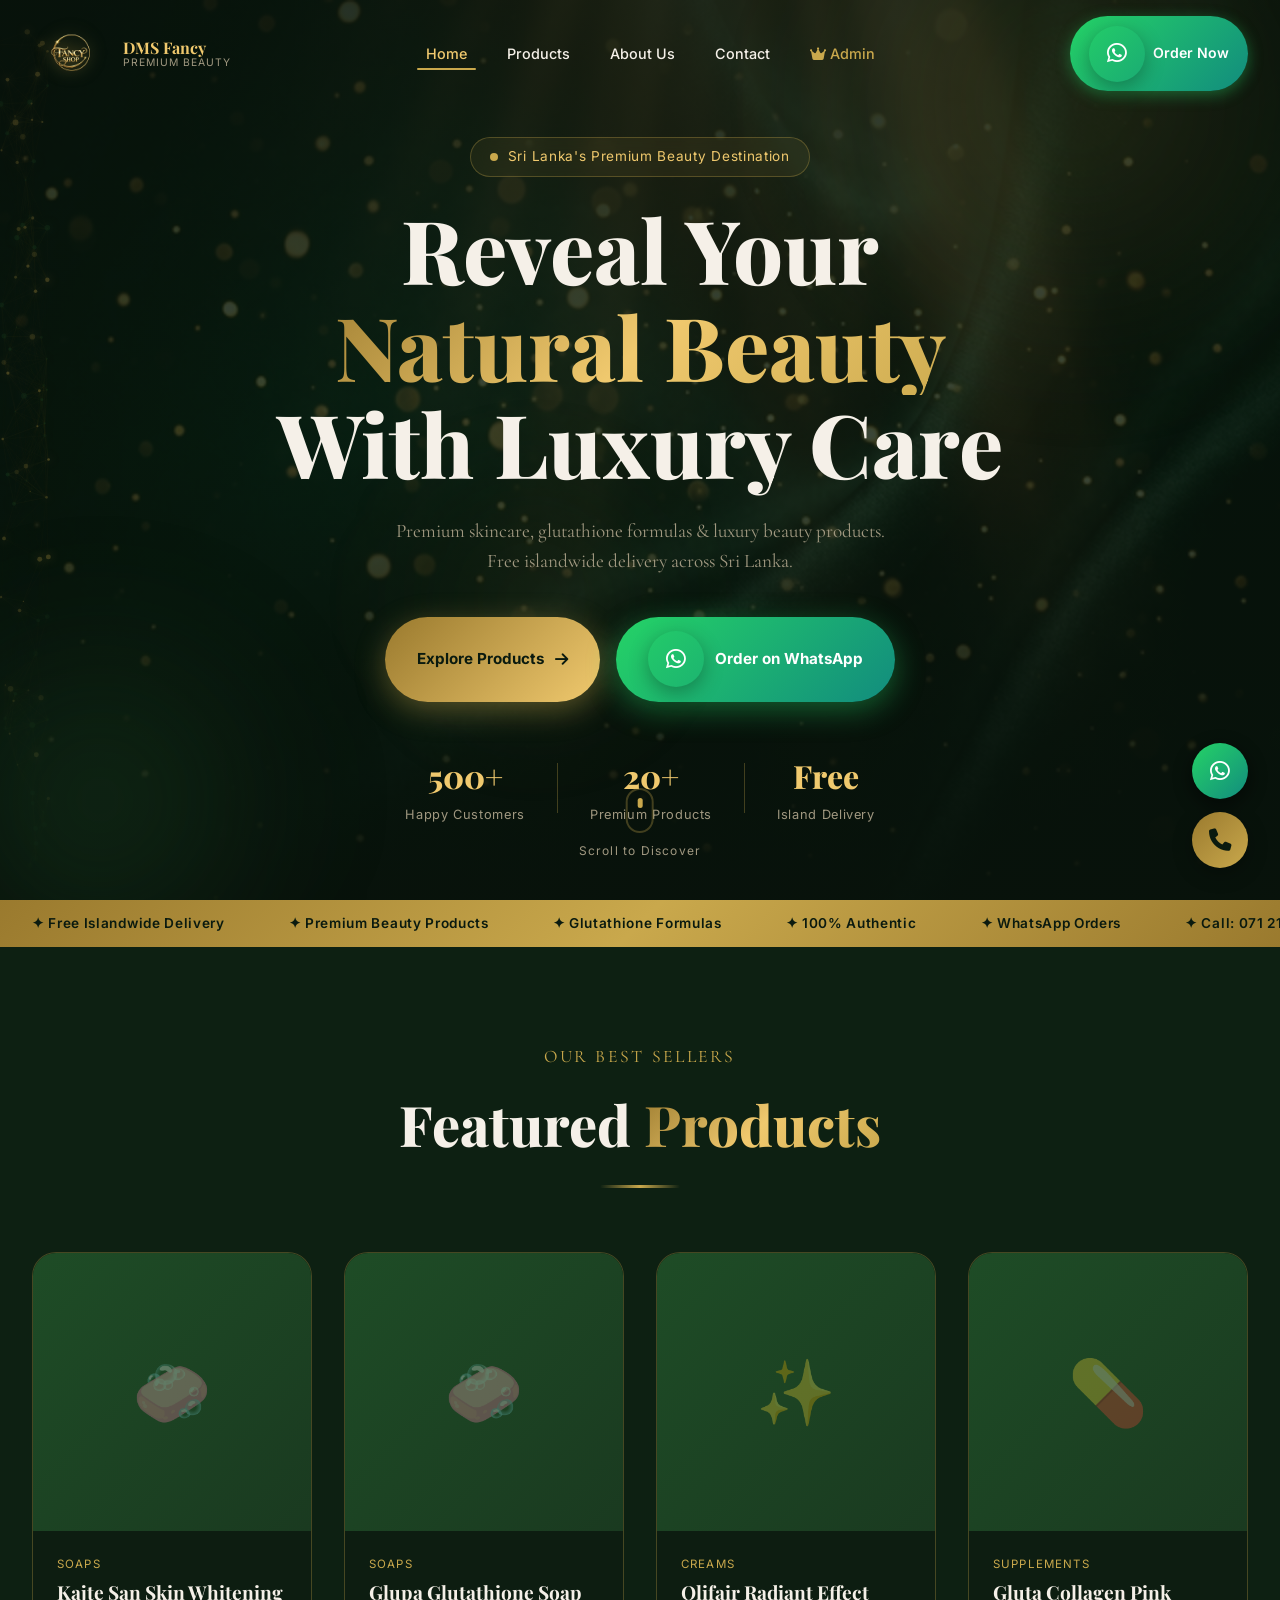
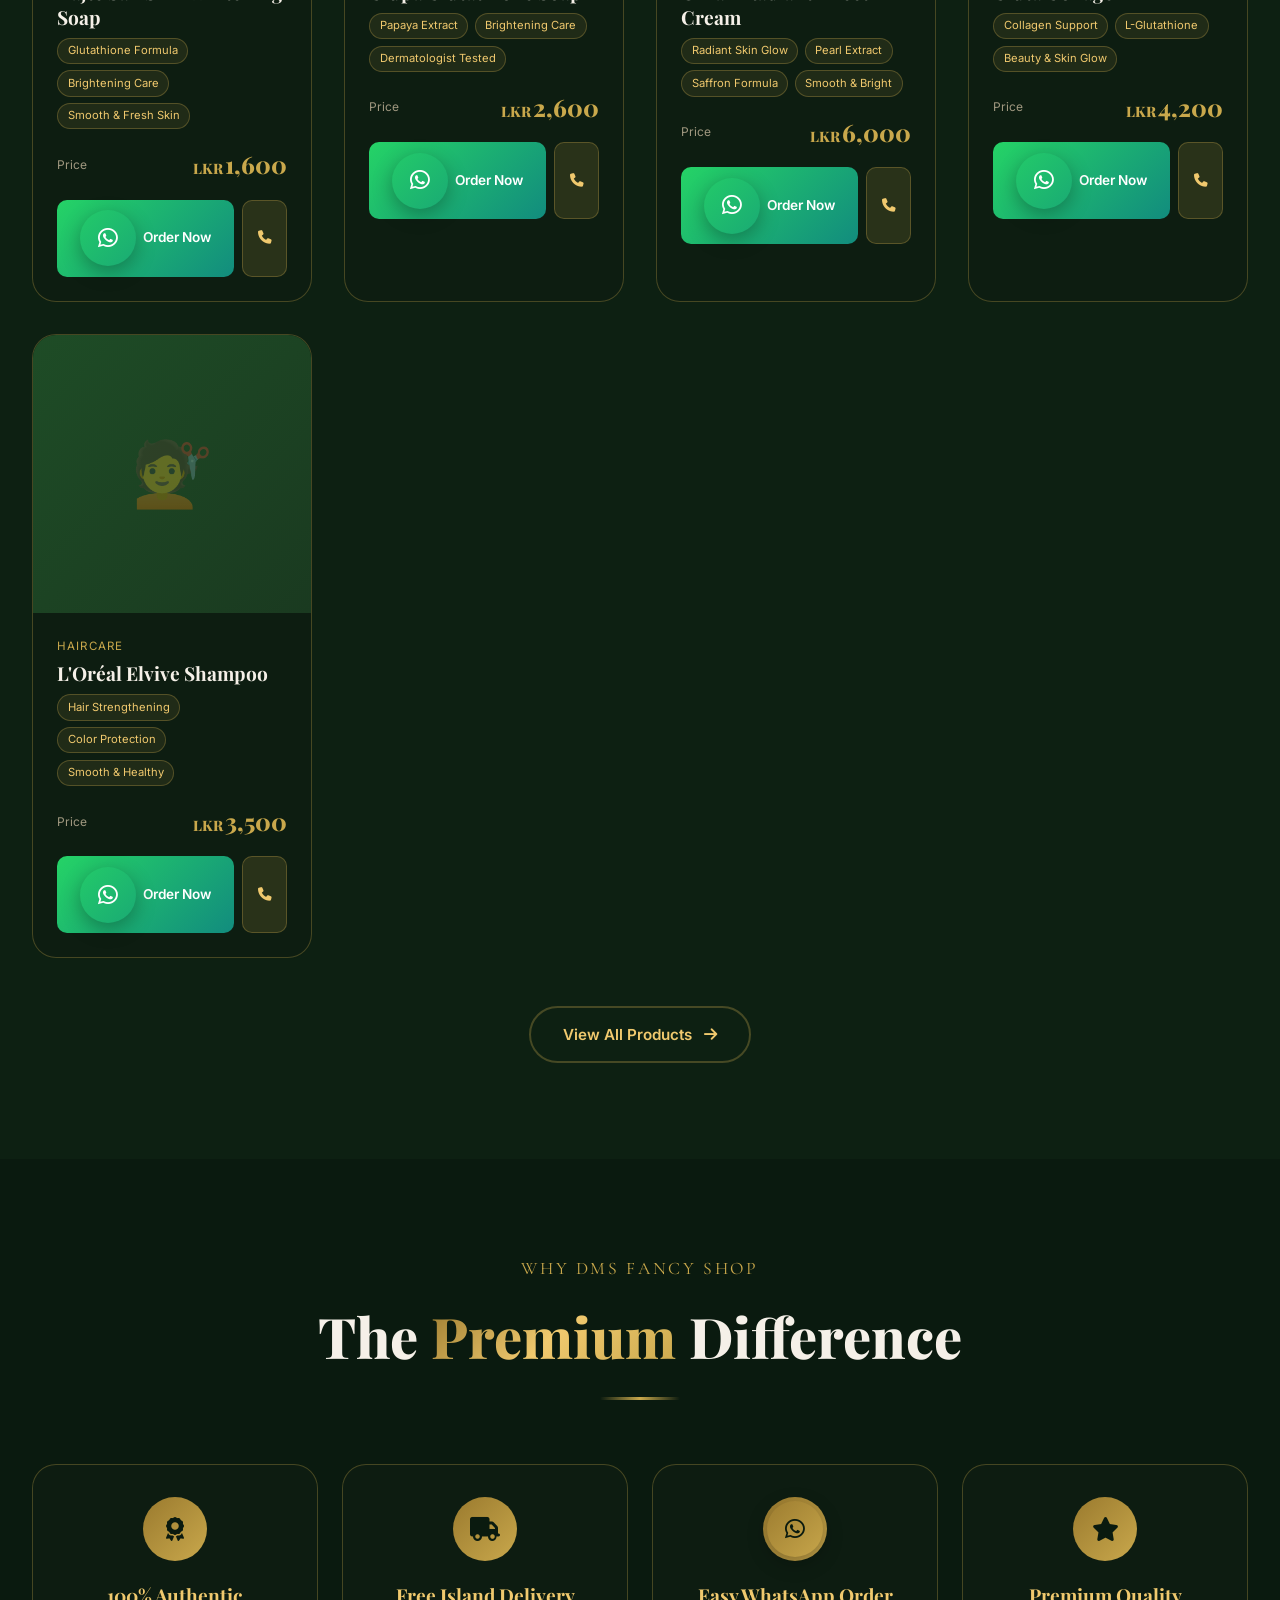
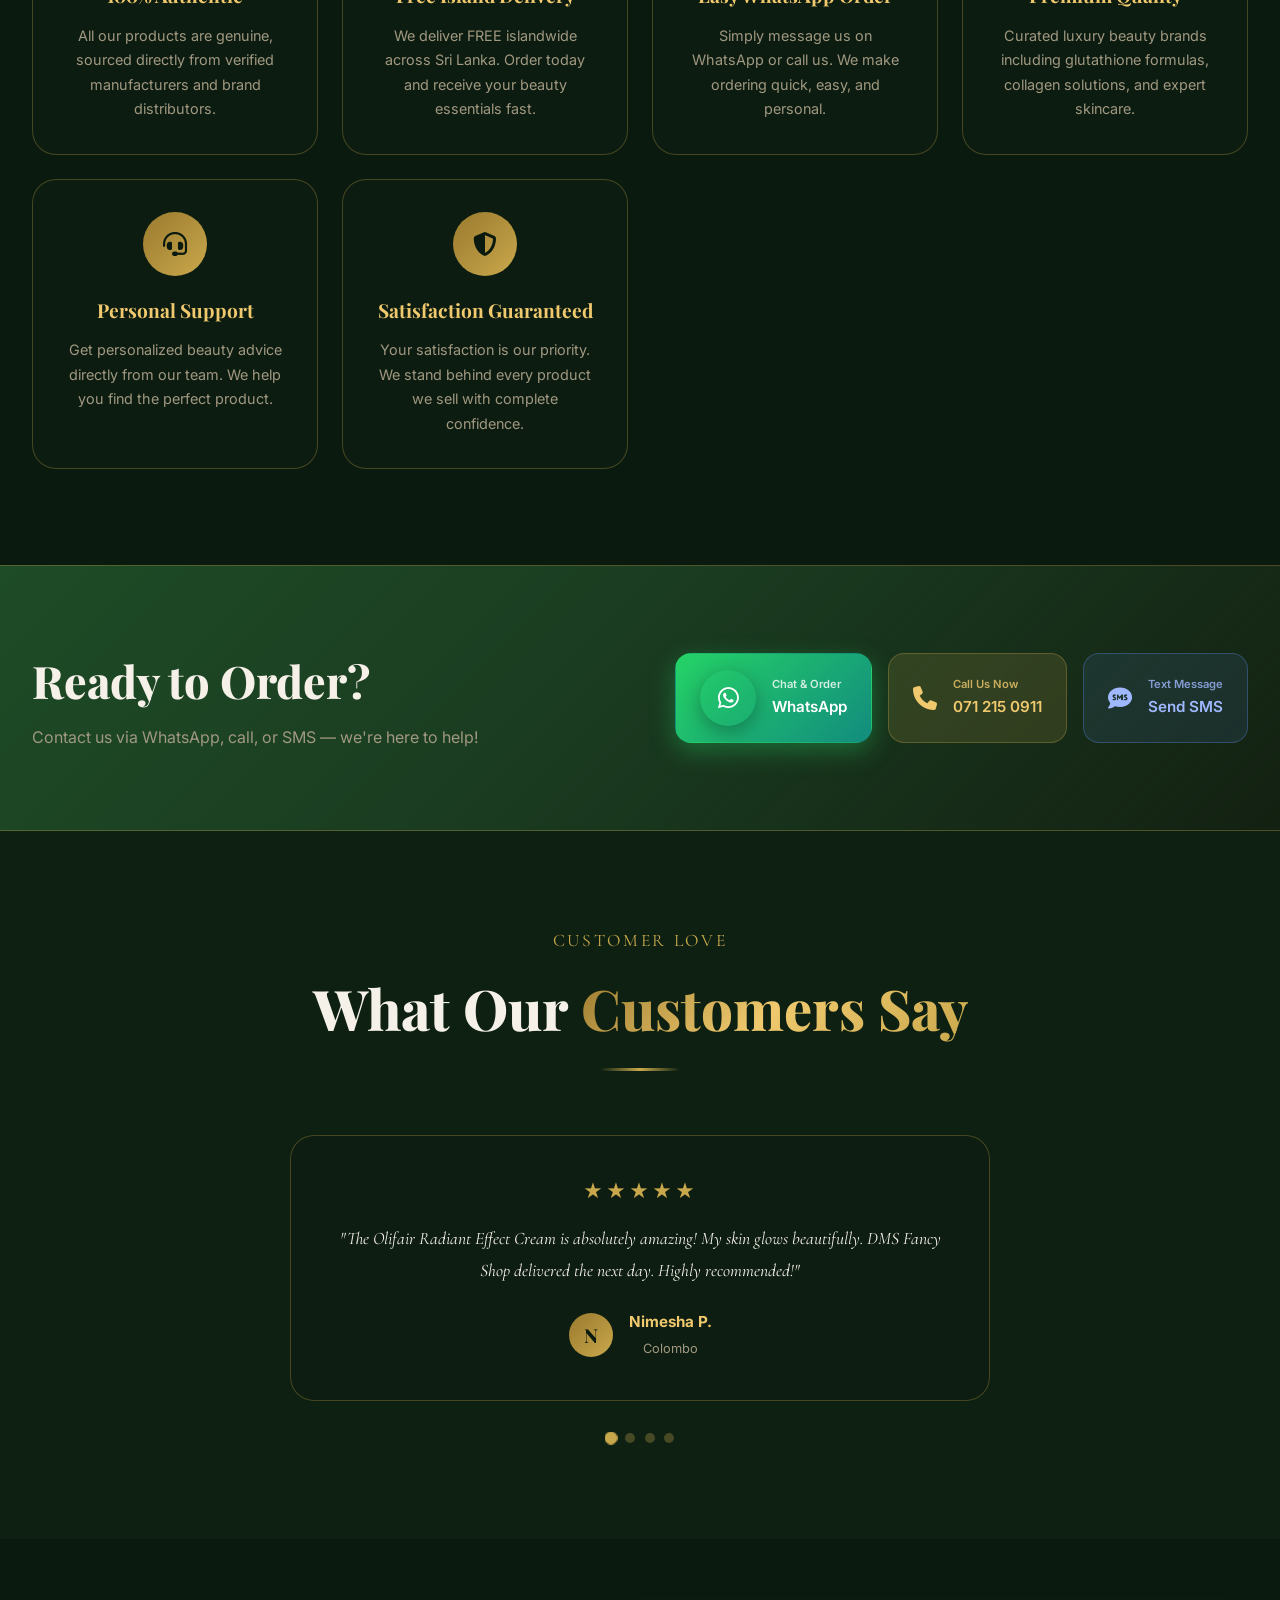
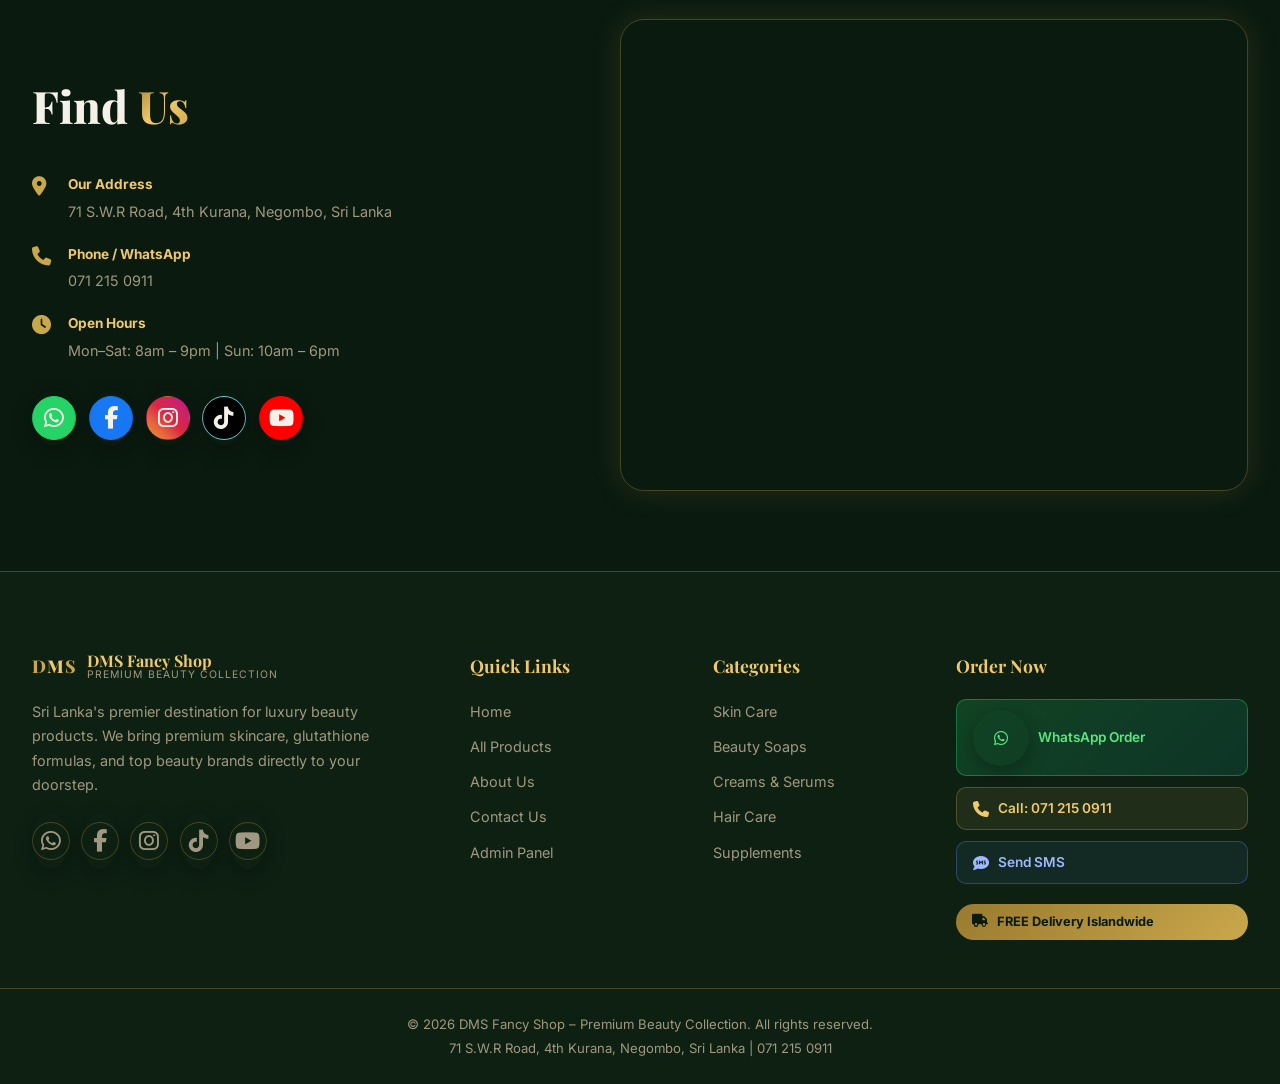
<file: index.html>
<!DOCTYPE html>
<html lang="en">

<head>
    <meta charset="UTF-8" />
    <meta name="viewport" content="width=device-width, initial-scale=1.0" />
    <title>DMS Fancy Shop – Premium Beauty Collection | Sri Lanka</title>
    <meta name="description"
        content="DMS Fancy Shop offers premium beauty products including skin whitening soaps, glutathione creams, collagen supplements, and luxury hair care. Free islandwide delivery in Sri Lanka. Call/WhatsApp: 071 215 0911." />
    <meta name="keywords"
        content="DMS Fancy Shop, premium beauty, skin whitening, glutathione soap, Negombo, Sri Lanka, beauty products" />
    <meta property="og:title" content="DMS Fancy Shop – Premium Beauty Collection" />
    <meta property="og:description"
        content="Premium beauty products with free islandwide delivery. Order via WhatsApp or call 071 215 0911." />
    <meta property="og:type" content="website" />
    <link rel="preconnect" href="https://fonts.googleapis.com" />
    <link rel="preconnect" href="https://fonts.gstatic.com" crossorigin />
    <link
        href="https://fonts.googleapis.com/css2?family=Playfair+Display:wght@400;500;600;700;800&family=Inter:wght@300;400;500;600;700&family=Cormorant+Garamond:ital,wght@0,300;0,400;0,600;1,400&display=swap"
        rel="stylesheet" />
    <link rel="stylesheet" href="https://cdnjs.cloudflare.com/ajax/libs/font-awesome/6.5.0/css/all.min.css" />
    <link rel="stylesheet" href="style.css" />
</head>

<body>

    <!-- ===== LOADING SCREEN ===== -->
    <div id="loading-screen">
        <div class="loader-content">
            <div class="loader-logo">
                <span class="logo-d">D</span><span class="logo-m">M</span><span class="logo-s">S</span>
            </div>
            <div class="loader-tagline">Premium Beauty Collection</div>
            <div class="loader-bar-wrap">
                <div class="loader-bar"></div>
            </div>
        </div>
        <div class="loader-particles" id="loaderParticles"></div>
    </div>

    <!-- ===== NAVIGATION ===== -->
    <nav id="navbar" class="navbar">
        <div class="nav-container">
            <a href="index.html" class="nav-logo">
                <img src="logo.png" alt="DMS Fancy Shop Logo" class="logo-img"
                    onerror="this.style.display='none';this.nextElementSibling.style.display='flex'">
                <div class="logo-icon" style="display:none">
                    <span>D</span><span>M</span><span>S</span>
                </div>
                <div class="logo-text">
                    <span class="logo-brand">DMS Fancy</span>
                    <span class="logo-sub">Premium Beauty</span>
                </div>
            </a>
            <ul class="nav-links" id="navLinks">
                <li><a href="index.html" class="nav-link active">Home</a></li>
                <li><a href="products.html" class="nav-link">Products</a></li>
                <li><a href="about.html" class="nav-link">About Us</a></li>
                <li><a href="contact.html" class="nav-link">Contact</a></li>
                <li><a href="admin.html" class="nav-link admin-link"><i class="fas fa-crown"></i> Admin</a></li>
            </ul>
            <div class="nav-actions">
                <a href="https://wa.me/94712150911" target="_blank" class="btn-whatsapp-nav">
                    <i class="fab fa-whatsapp"></i> Order Now
                </a>
                <button class="nav-hamburger" id="navHamburger" aria-label="Menu">
                    <span></span><span></span><span></span>
                </button>
            </div>
        </div>
        <div class="mobile-menu" id="mobileMenu">
            <a href="index.html" class="mobile-nav-link active">Home</a>
            <a href="products.html" class="mobile-nav-link">Products</a>
            <a href="about.html" class="mobile-nav-link">About Us</a>
            <a href="contact.html" class="mobile-nav-link">Contact</a>
            <a href="admin.html" class="mobile-nav-link">Admin Panel</a>
            <a href="https://wa.me/94712150911" target="_blank" class="mobile-nav-link mobile-order">
                <i class="fab fa-whatsapp"></i> Order via WhatsApp
            </a>
        </div>
    </nav>

    <!-- ===== HERO SECTION ===== -->
    <section id="hero" class="hero-section">
        <div class="hero-canvas-wrap">
            <canvas id="heroCanvas"></canvas>
        </div>
        <div class="hero-bg" style="background-image: url('hero_bg.png')"></div>
        <div class="hero-overlay"></div>

        <!-- 3D Floating orbs -->
        <div class="orb orb-1"></div>
        <div class="orb orb-2"></div>
        <div class="orb orb-3"></div>

        <div class="hero-content">
            <div class="hero-badge">
                <span class="badge-dot"></span>
                <span>Sri Lanka's Premium Beauty Destination</span>
            </div>
            <h1 class="hero-title">
                <span class="title-line">Reveal Your</span>
                <span class="title-line gradient-text">Natural Beauty</span>
                <span class="title-line">With Luxury Care</span>
            </h1>
            <p class="hero-desc">
                Premium skincare, glutathione formulas & luxury beauty products.<br />
                Free islandwide delivery across Sri Lanka.
            </p>
            <div class="hero-ctas">
                <a href="products.html" class="btn-primary">
                    <span>Explore Products</span>
                    <i class="fas fa-arrow-right"></i>
                </a>
                <a href="https://wa.me/94712150911?text=Hello%20DMS%20Fancy%20Shop%2C%20I%20would%20like%20to%20order%20a%20product."
                    target="_blank" class="btn-whatsapp">
                    <i class="fab fa-whatsapp"></i>
                    <span>Order on WhatsApp</span>
                </a>
            </div>
            <div class="hero-stats">
                <div class="stat-item">
                    <span class="stat-num">500+</span>
                    <span class="stat-label">Happy Customers</span>
                </div>
                <div class="stat-divider"></div>
                <div class="stat-item">
                    <span class="stat-num">20+</span>
                    <span class="stat-label">Premium Products</span>
                </div>
                <div class="stat-divider"></div>
                <div class="stat-item">
                    <span class="stat-num">Free</span>
                    <span class="stat-label">Island Delivery</span>
                </div>
            </div>
        </div>

        <div class="hero-scroll-indicator">
            <div class="scroll-icon">
                <div class="scroll-dot"></div>
            </div>
            <span>Scroll to Discover</span>
        </div>
    </section>

    <!-- ===== MARQUEE STRIP ===== -->
    <div class="marquee-strip">
        <div class="marquee-track">
            <span>✦ Free Islandwide Delivery</span>
            <span>✦ Premium Beauty Products</span>
            <span>✦ Glutathione Formulas</span>
            <span>✦ 100% Authentic</span>
            <span>✦ WhatsApp Orders</span>
            <span>✦ Call: 071 215 0911</span>
            <span>✦ Negombo, Sri Lanka</span>
            <span>✦ Free Islandwide Delivery</span>
            <span>✦ Premium Beauty Products</span>
            <span>✦ Glutathione Formulas</span>
            <span>✦ 100% Authentic</span>
            <span>✦ WhatsApp Orders</span>
            <span>✦ Call: 071 215 0911</span>
            <span>✦ Negombo, Sri Lanka</span>
        </div>
    </div>

    <!-- ===== FEATURED PRODUCTS ===== -->
    <section id="featured" class="section products-section">
        <div class="container">
            <div class="section-header">
                <p class="section-sub">Our Best Sellers</p>
                <h2 class="section-title">Featured <span class="gradient-text">Products</span></h2>
                <div class="section-divider"></div>
            </div>
            <div class="products-grid" id="productsGrid">
                <!-- Products injected by JS from localStorage -->
            </div>
            <div class="see-all-wrap">
                <a href="products.html" class="btn-outline">
                    <span>View All Products</span>
                    <i class="fas fa-arrow-right"></i>
                </a>
            </div>
        </div>
    </section>

    <!-- ===== WHY CHOOSE US ===== -->
    <section id="why" class="section why-section">
        <div class="container">
            <div class="section-header">
                <p class="section-sub">Why DMS Fancy Shop</p>
                <h2 class="section-title">The <span class="gradient-text">Premium</span> Difference</h2>
                <div class="section-divider"></div>
            </div>
            <div class="why-grid">
                <div class="why-card" data-aos="fade-up" data-aos-delay="0">
                    <div class="why-icon"><i class="fas fa-award"></i></div>
                    <h3>100% Authentic</h3>
                    <p>All our products are genuine, sourced directly from verified manufacturers and brand
                        distributors.</p>
                </div>
                <div class="why-card" data-aos="fade-up" data-aos-delay="100">
                    <div class="why-icon"><i class="fas fa-truck"></i></div>
                    <h3>Free Island Delivery</h3>
                    <p>We deliver FREE islandwide across Sri Lanka. Order today and receive your beauty essentials fast.
                    </p>
                </div>
                <div class="why-card" data-aos="fade-up" data-aos-delay="200">
                    <div class="why-icon"><i class="fab fa-whatsapp"></i></div>
                    <h3>Easy WhatsApp Order</h3>
                    <p>Simply message us on WhatsApp or call us. We make ordering quick, easy, and personal.</p>
                </div>
                <div class="why-card" data-aos="fade-up" data-aos-delay="300">
                    <div class="why-icon"><i class="fas fa-star"></i></div>
                    <h3>Premium Quality</h3>
                    <p>Curated luxury beauty brands including glutathione formulas, collagen solutions, and expert
                        skincare.</p>
                </div>
                <div class="why-card" data-aos="fade-up" data-aos-delay="400">
                    <div class="why-icon"><i class="fas fa-headset"></i></div>
                    <h3>Personal Support</h3>
                    <p>Get personalized beauty advice directly from our team. We help you find the perfect product.</p>
                </div>
                <div class="why-card" data-aos="fade-up" data-aos-delay="500">
                    <div class="why-icon"><i class="fas fa-shield-alt"></i></div>
                    <h3>Satisfaction Guaranteed</h3>
                    <p>Your satisfaction is our priority. We stand behind every product we sell with complete
                        confidence.</p>
                </div>
            </div>
        </div>
    </section>

    <!-- ===== ORDER BANNER ===== -->
    <section class="order-banner">
        <div class="order-banner-bg"></div>
        <div class="container order-banner-content">
            <div class="order-banner-text">
                <h2>Ready to Order?</h2>
                <p>Contact us via WhatsApp, call, or SMS — we're here to help!</p>
            </div>
            <div class="order-methods">
                <a href="https://wa.me/94712150911?text=Hello%20DMS%20Fancy%20Shop%2C%20I%20would%20like%20to%20place%20an%20order."
                    target="_blank" class="order-method-btn whatsapp">
                    <i class="fab fa-whatsapp"></i>
                    <div>
                        <span class="method-label">Chat & Order</span>
                        <span class="method-val">WhatsApp</span>
                    </div>
                </a>
                <a href="tel:+94712150911" class="order-method-btn call">
                    <i class="fas fa-phone"></i>
                    <div>
                        <span class="method-label">Call Us Now</span>
                        <span class="method-val">071 215 0911</span>
                    </div>
                </a>
                <a href="sms:+94712150911?body=Hello%20DMS%20Fancy%20Shop%2C%20I%20want%20to%20order"
                    class="order-method-btn sms">
                    <i class="fas fa-sms"></i>
                    <div>
                        <span class="method-label">Text Message</span>
                        <span class="method-val">Send SMS</span>
                    </div>
                </a>
            </div>
        </div>
    </section>

    <!-- ===== TESTIMONIALS ===== -->
    <section class="section testimonials-section">
        <div class="container">
            <div class="section-header">
                <p class="section-sub">Customer Love</p>
                <h2 class="section-title">What Our <span class="gradient-text">Customers Say</span></h2>
                <div class="section-divider"></div>
            </div>
            <div class="testimonials-slider" id="testimonialsSlider">
                <div class="testimonial-card active">
                    <div class="test-stars">★★★★★</div>
                    <p>"The Olifair Radiant Effect Cream is absolutely amazing! My skin glows beautifully. DMS Fancy
                        Shop delivered the next day. Highly recommended!"</p>
                    <div class="test-author">
                        <div class="test-avatar">N</div>
                        <div><strong>Nimesha P.</strong><span>Colombo</span></div>
                    </div>
                </div>
                <div class="testimonial-card">
                    <div class="test-stars">★★★★★</div>
                    <p>"Ordered the Glupa Glutathione Soap and I can already see results within 2 weeks! The WhatsApp
                        ordering was so easy. Will buy again!"</p>
                    <div class="test-author">
                        <div class="test-avatar">S</div>
                        <div><strong>Sachini R.</strong><span>Kandy</span></div>
                    </div>
                </div>
                <div class="testimonial-card">
                    <div class="test-stars">★★★★★</div>
                    <p>"Great service! The Gluta Collagen Pink arrived well packaged. Skin feels so much smoother. Free
                        delivery is a big plus. Thank you DMS!"</p>
                    <div class="test-author">
                        <div class="test-avatar">A</div>
                        <div><strong>Amaya K.</strong><span>Gampaha</span></div>
                    </div>
                </div>
                <div class="testimonial-card">
                    <div class="test-stars">★★★★★</div>
                    <p>"L'Oréal Elvive Shampoo for a great price! My hair has never looked better. DMS Fancy Shop is my
                        go-to for beauty products in Sri Lanka."</p>
                    <div class="test-author">
                        <div class="test-avatar">D</div>
                        <div><strong>Dilani W.</strong><span>Negombo</span></div>
                    </div>
                </div>
            </div>
            <div class="testimonial-dots" id="testimonialDots">
                <button class="t-dot active" onclick="goToTestimonial(0)"></button>
                <button class="t-dot" onclick="goToTestimonial(1)"></button>
                <button class="t-dot" onclick="goToTestimonial(2)"></button>
                <button class="t-dot" onclick="goToTestimonial(3)"></button>
            </div>
        </div>
    </section>

    <!-- ===== MAP + CONTACT STRIP ===== -->
    <section class="location-section">
        <div class="container location-grid">
            <div class="location-info">
                <h2>Find <span class="gradient-text">Us</span></h2>
                <div class="location-details">
                    <div class="loc-item">
                        <i class="fas fa-map-marker-alt"></i>
                        <div>
                            <strong>Our Address</strong>
                            <span>71 S.W.R Road, 4th Kurana, Negombo, Sri Lanka</span>
                        </div>
                    </div>
                    <div class="loc-item">
                        <i class="fas fa-phone"></i>
                        <div>
                            <strong>Phone / WhatsApp</strong>
                            <span>071 215 0911</span>
                        </div>
                    </div>
                    <div class="loc-item">
                        <i class="fas fa-clock"></i>
                        <div>
                            <strong>Open Hours</strong>
                            <span>Mon–Sat: 8am – 9pm | Sun: 10am – 6pm</span>
                        </div>
                    </div>
                </div>
                <div class="social-icons">
                    <a href="https://wa.me/94712150911" target="_blank" class="social-icon whatsapp" title="WhatsApp"><i
                            class="fab fa-whatsapp"></i></a>
                    <a href="https://www.facebook.com/dmsfancyshop" target="_blank" class="social-icon facebook"
                        title="Facebook"><i class="fab fa-facebook-f"></i></a>
                    <a href="https://www.instagram.com/dmsfancyshop" target="_blank" class="social-icon instagram"
                        title="Instagram"><i class="fab fa-instagram"></i></a>
                    <a href="https://www.tiktok.com/@dmsfancyshop" target="_blank" class="social-icon tiktok"
                        title="TikTok"><i class="fab fa-tiktok"></i></a>
                    <a href="https://www.youtube.com/@dmsfancyshop" target="_blank" class="social-icon youtube"
                        title="YouTube"><i class="fab fa-youtube"></i></a>
                </div>
            </div>
            <div class="map-wrap">
                <iframe
                    src="https://www.google.com/maps/embed?pb=!1m18!1m12!1m3!1d3955.0!2d79.85!3d7.21!2m3!1f0!2f0!3f0!3m2!1i1024!2i768!4f13.1!3m3!1m2!1s0x0%3A0x0!2zNy4yMSw3OS44NQ!5e0!3m2!1sen!2slk!4v1234567890"
                    allowfullscreen="" loading="lazy" referrerpolicy="no-referrer-when-downgrade"
                    title="DMS Fancy Shop Location"></iframe>
            </div>
        </div>
    </section>

    <!-- ===== FOOTER ===== -->
    <footer class="footer">
        <div class="footer-top">
            <div class="container footer-grid">
                <div class="footer-brand">
                    <div class="footer-logo">
                        <div class="logo-icon small"><span>D</span><span>M</span><span>S</span></div>
                        <div class="logo-text">
                            <span class="logo-brand">DMS Fancy Shop</span>
                            <span class="logo-sub">Premium Beauty Collection</span>
                        </div>
                    </div>
                    <p>Sri Lanka's premier destination for luxury beauty products. We bring premium skincare,
                        glutathione formulas, and top beauty brands directly to your doorstep.</p>
                    <div class="footer-social">
                        <a href="https://wa.me/94712150911" target="_blank" title="WhatsApp"><i
                                class="fab fa-whatsapp"></i></a>
                        <a href="https://www.facebook.com/dmsfancyshop" target="_blank" title="Facebook"><i
                                class="fab fa-facebook-f"></i></a>
                        <a href="https://www.instagram.com/dmsfancyshop" target="_blank" title="Instagram"><i
                                class="fab fa-instagram"></i></a>
                        <a href="https://www.tiktok.com/@dmsfancyshop" target="_blank" title="TikTok"><i
                                class="fab fa-tiktok"></i></a>
                        <a href="https://www.youtube.com/@dmsfancyshop" target="_blank" title="YouTube"><i
                                class="fab fa-youtube"></i></a>
                    </div>
                </div>
                <div class="footer-col">
                    <h4>Quick Links</h4>
                    <ul>
                        <li><a href="index.html">Home</a></li>
                        <li><a href="products.html">All Products</a></li>
                        <li><a href="about.html">About Us</a></li>
                        <li><a href="contact.html">Contact Us</a></li>
                        <li><a href="admin.html">Admin Panel</a></li>
                    </ul>
                </div>
                <div class="footer-col">
                    <h4>Categories</h4>
                    <ul>
                        <li><a href="products.html?cat=skincare">Skin Care</a></li>
                        <li><a href="products.html?cat=soaps">Beauty Soaps</a></li>
                        <li><a href="products.html?cat=creams">Creams & Serums</a></li>
                        <li><a href="products.html?cat=haircare">Hair Care</a></li>
                        <li><a href="products.html?cat=supplements">Supplements</a></li>
                    </ul>
                </div>
                <div class="footer-col">
                    <h4>Order Now</h4>
                    <div class="footer-order-btns">
                        <a href="https://wa.me/94712150911?text=Hello%20DMS%20Fancy%20Shop%2C%20I%20would%20like%20to%20order."
                            target="_blank" class="footer-order-btn">
                            <i class="fab fa-whatsapp"></i> WhatsApp Order
                        </a>
                        <a href="tel:+94712150911" class="footer-order-btn call">
                            <i class="fas fa-phone"></i> Call: 071 215 0911
                        </a>
                        <a href="sms:+94712150911?body=Hello, I want to place an order" class="footer-order-btn sms">
                            <i class="fas fa-sms"></i> Send SMS
                        </a>
                    </div>
                    <div class="footer-delivery-badge">
                        <i class="fas fa-truck"></i>
                        <span>FREE Delivery Islandwide</span>
                    </div>
                </div>
            </div>
        </div>
        <div class="footer-bottom">
            <div class="container">
                <p>&copy; 2026 DMS Fancy Shop – Premium Beauty Collection. All rights reserved.</p>
                <p>71 S.W.R Road, 4th Kurana, Negombo, Sri Lanka | 071 215 0911</p>
            </div>
        </div>
    </footer>

    <!-- ===== FLOATING ACTION BUTTONS ===== -->
    <div class="fab-group">
        <a href="https://wa.me/94712150911?text=Hello%20DMS%20Fancy%20Shop%2C%20I%20would%20like%20to%20order%20a%20product."
            target="_blank" class="fab fab-wa" title="WhatsApp Order">
            <i class="fab fa-whatsapp"></i>
            <span class="fab-tooltip">Order on WhatsApp</span>
        </a>
        <a href="tel:+94712150911" class="fab fab-call" title="Call Us">
            <i class="fas fa-phone"></i>
            <span class="fab-tooltip">Call Us</span>
        </a>
    </div>

    <script src="app.js"></script>
</body>

</html>
</file>
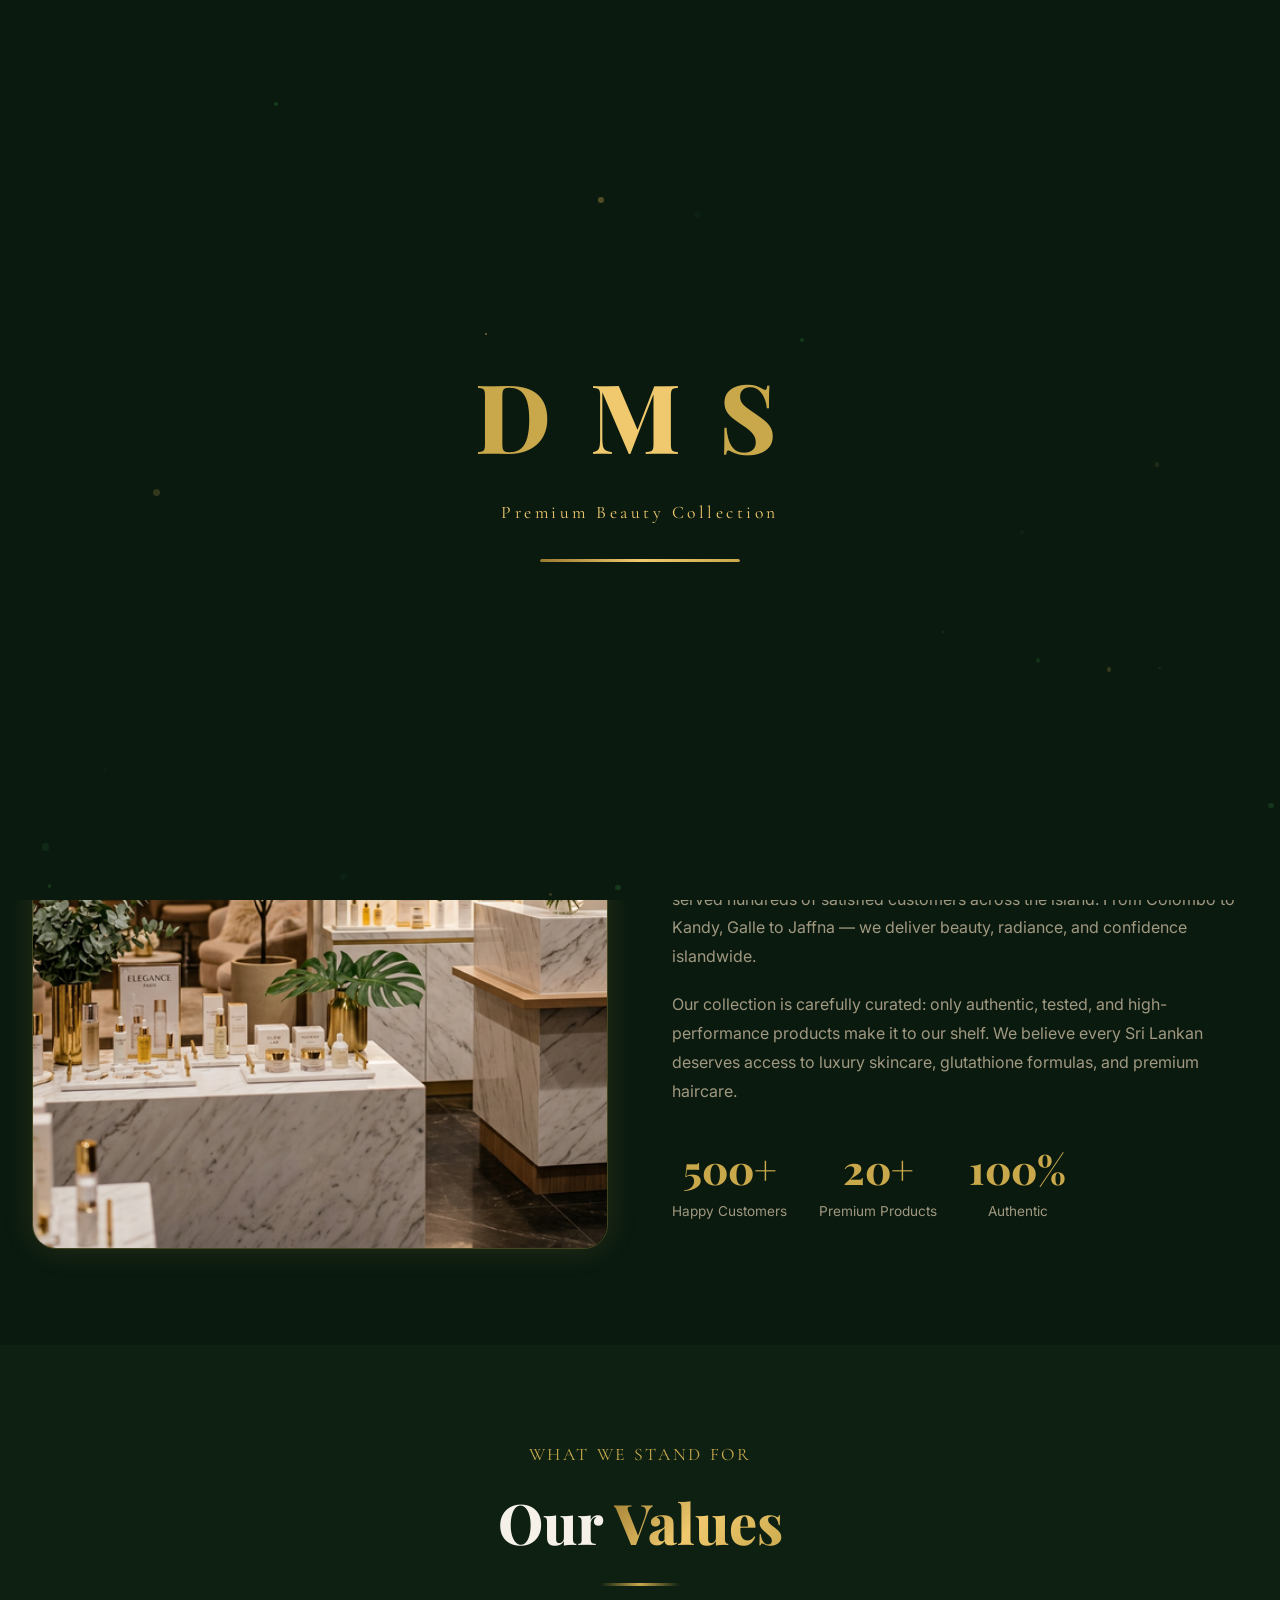
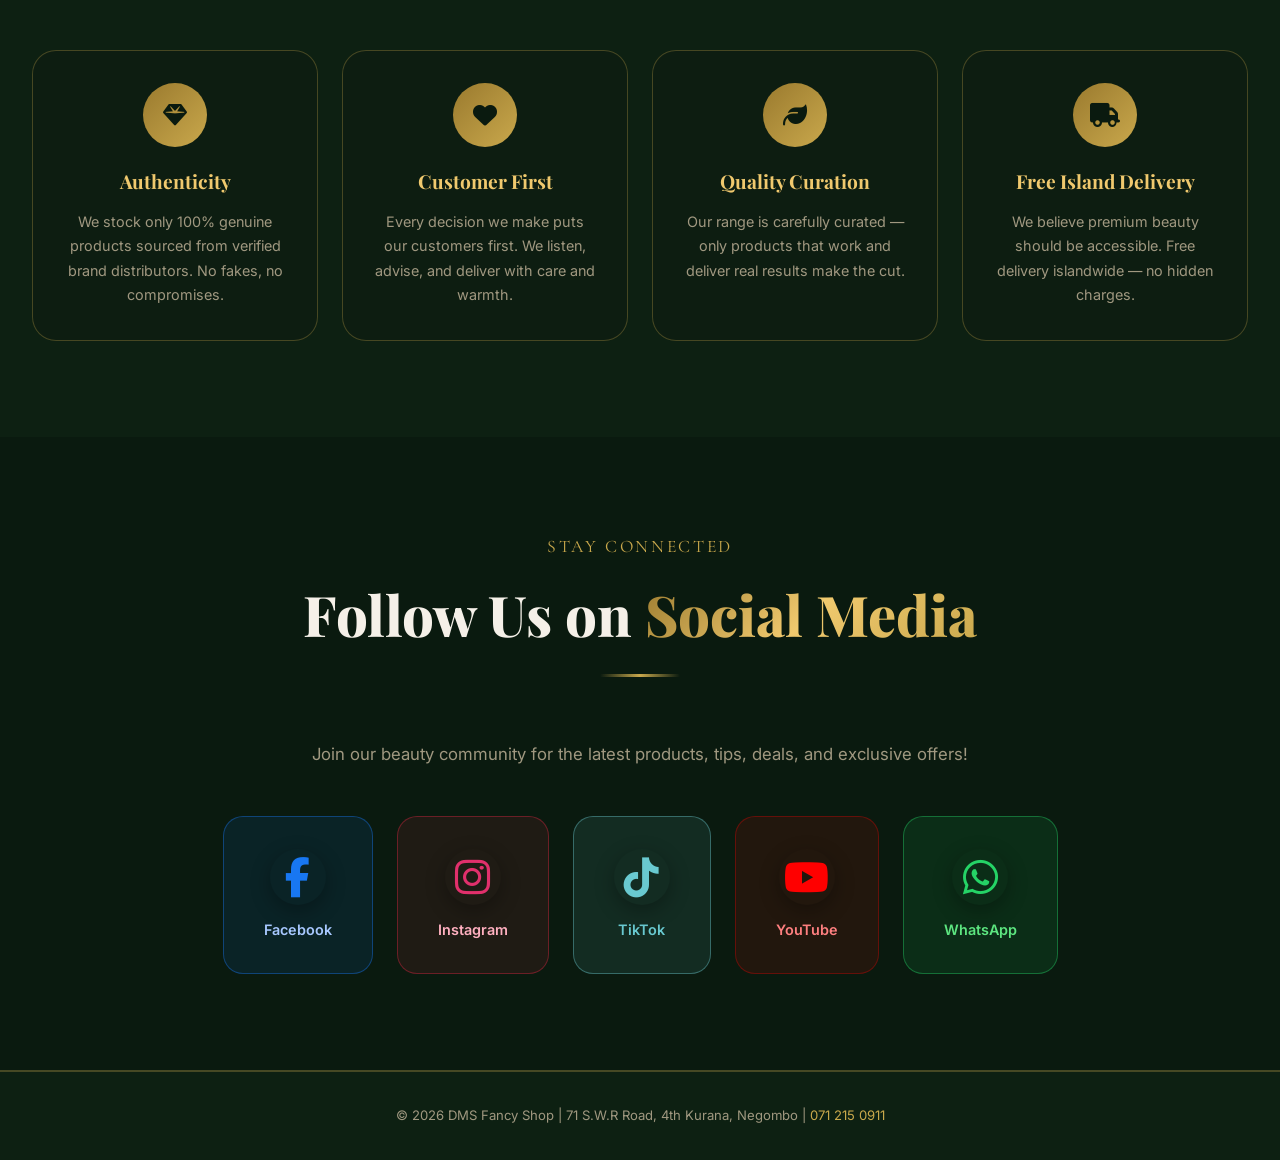
<file: about.html>
<!DOCTYPE html>
<html lang="en">

<head>
    <meta charset="UTF-8" />
    <meta name="viewport" content="width=device-width, initial-scale=1.0" />
    <title>About Us – DMS Fancy Shop | Premium Beauty Sri Lanka</title>
    <meta name="description"
        content="Learn about DMS Fancy Shop – Sri Lanka's premium beauty destination in Negombo. Our mission, story, and commitment to authentic luxury beauty products." />
    <link
        href="https://fonts.googleapis.com/css2?family=Playfair+Display:wght@400;700;800&family=Inter:wght@300;400;500;600;700&family=Cormorant+Garamond:ital,wght@0,300;1,400&display=swap"
        rel="stylesheet" />
    <link rel="stylesheet" href="https://cdnjs.cloudflare.com/ajax/libs/font-awesome/6.5.0/css/all.min.css" />
    <link rel="stylesheet" href="style.css" />
</head>

<body>

    <div id="loading-screen">
        <div class="loader-content">
            <div class="loader-logo"><span class="logo-d">D</span><span class="logo-m">M</span><span
                    class="logo-s">S</span></div>
            <div class="loader-tagline">Premium Beauty Collection</div>
            <div class="loader-bar-wrap">
                <div class="loader-bar"></div>
            </div>
        </div>
        <div class="loader-particles" id="loaderParticles"></div>
    </div>

    <nav id="navbar" class="navbar">
        <div class="nav-container">
            <a href="index.html" class="nav-logo">
                <img src="logo.png" alt="DMS Fancy Shop Logo" class="logo-img"
                    onerror="this.style.display='none';this.nextElementSibling.style.display='flex'">
                <div class="logo-icon" style="display:none"><span>D</span><span>M</span><span>S</span></div>
                <div class="logo-text">
                    <span class="logo-brand">DMS Fancy</span>
                    <span class="logo-sub">Premium Beauty</span>
                </div>
            </a>
            <ul class="nav-links">
                <li><a href="index.html" class="nav-link">Home</a></li>
                <li><a href="products.html" class="nav-link">Products</a></li>
                <li><a href="about.html" class="nav-link active">About Us</a></li>
                <li><a href="contact.html" class="nav-link">Contact</a></li>
                <li><a href="admin.html" class="nav-link admin-link"><i class="fas fa-crown"></i> Admin</a></li>
            </ul>
            <div class="nav-actions">
                <a href="https://wa.me/94712150911" target="_blank" class="btn-whatsapp-nav"><i
                        class="fab fa-whatsapp"></i> Order Now</a>
                <button class="nav-hamburger" id="navHamburger"><span></span><span></span><span></span></button>
            </div>
        </div>
        <div class="mobile-menu" id="mobileMenu">
            <a href="index.html" class="mobile-nav-link">Home</a>
            <a href="products.html" class="mobile-nav-link">Products</a>
            <a href="about.html" class="mobile-nav-link active">About Us</a>
            <a href="contact.html" class="mobile-nav-link">Contact</a>
            <a href="admin.html" class="mobile-nav-link">Admin Panel</a>
            <a href="https://wa.me/94712150911" target="_blank" class="mobile-nav-link mobile-order"><i
                    class="fab fa-whatsapp"></i> Order via WhatsApp</a>
        </div>
    </nav>

    <!-- PAGE HERO -->
    <section class="page-hero">
        <div class="orb orb-1" style="opacity:0.4"></div>
        <div class="breadcrumb"><a href="index.html">Home</a><span>›</span><span>About Us</span></div>
        <h1>About <span class="gradient-text">DMS Fancy Shop</span></h1>
        <p>Sri Lanka's premier destination for luxury beauty – trusted, authentic, premium.</p>
    </section>

    <!-- STORY SECTION -->
    <section class="section" style="background:var(--green-deep)">
        <div class="container">
            <div class="about-story-grid">
                <div class="about-img-wrap">
                    <img src="about_bg.png" alt="DMS Fancy Shop Premium Beauty" />
                </div>
                <div class="about-text">
                    <p class="section-sub">Our Story</p>
                    <h2>Born from a <span class="gradient-text">Passion</span> for Beauty</h2>
                    <p>DMS Fancy Shop was founded with a single vision: to bring the world's most premium beauty
                        products directly to the doorsteps of Sri Lankans — at fair prices with outstanding service.</p>
                    <p>Located in the heart of Negombo at 71 S.W.R Road, 4th Kurana, we have served hundreds of
                        satisfied customers across the island. From Colombo to Kandy, Galle to Jaffna — we deliver
                        beauty, radiance, and confidence islandwide.</p>
                    <p>Our collection is carefully curated: only authentic, tested, and high-performance products make
                        it to our shelf. We believe every Sri Lankan deserves access to luxury skincare, glutathione
                        formulas, and premium haircare.</p>
                    <div style="display:flex;gap:2rem;margin-top:2rem;flex-wrap:wrap">
                        <div style="text-align:center">
                            <div
                                style="font-family:var(--font-serif);font-size:2.5rem;font-weight:800;color:var(--gold)">
                                500+</div>
                            <div style="font-size:0.85rem;color:var(--text-muted)">Happy Customers</div>
                        </div>
                        <div style="text-align:center">
                            <div
                                style="font-family:var(--font-serif);font-size:2.5rem;font-weight:800;color:var(--gold)">
                                20+</div>
                            <div style="font-size:0.85rem;color:var(--text-muted)">Premium Products</div>
                        </div>
                        <div style="text-align:center">
                            <div
                                style="font-family:var(--font-serif);font-size:2.5rem;font-weight:800;color:var(--gold)">
                                100%</div>
                            <div style="font-size:0.85rem;color:var(--text-muted)">Authentic</div>
                        </div>
                    </div>
                </div>
            </div>
        </div>
    </section>

    <!-- VALUES -->
    <section class="section" style="background:var(--green-dark)">
        <div class="container">
            <div class="section-header">
                <p class="section-sub">What We Stand For</p>
                <h2 class="section-title">Our <span class="gradient-text">Values</span></h2>
                <div class="section-divider"></div>
            </div>
            <div class="why-grid">
                <div class="why-card">
                    <div class="why-icon"><i class="fas fa-gem"></i></div>
                    <h3>Authenticity</h3>
                    <p>We stock only 100% genuine products sourced from verified brand distributors. No fakes, no
                        compromises.</p>
                </div>
                <div class="why-card">
                    <div class="why-icon"><i class="fas fa-heart"></i></div>
                    <h3>Customer First</h3>
                    <p>Every decision we make puts our customers first. We listen, advise, and deliver with care and
                        warmth.</p>
                </div>
                <div class="why-card">
                    <div class="why-icon"><i class="fas fa-leaf"></i></div>
                    <h3>Quality Curation</h3>
                    <p>Our range is carefully curated — only products that work and deliver real results make the cut.
                    </p>
                </div>
                <div class="why-card">
                    <div class="why-icon"><i class="fas fa-truck"></i></div>
                    <h3>Free Island Delivery</h3>
                    <p>We believe premium beauty should be accessible. Free delivery islandwide — no hidden charges.</p>
                </div>
            </div>
        </div>
    </section>

    <!-- SOCIAL MEDIA SECTION -->
    <section class="section" style="background:var(--green-deep)">
        <div class="container" style="text-align:center">
            <div class="section-header">
                <p class="section-sub">Stay Connected</p>
                <h2 class="section-title">Follow Us on <span class="gradient-text">Social Media</span></h2>
                <div class="section-divider"></div>
            </div>
            <p style="color:var(--text-muted);margin-bottom:3rem;font-size:1.05rem">Join our beauty community for the
                latest products, tips, deals, and exclusive offers!</p>
            <div style="display:flex;gap:1.5rem;justify-content:center;flex-wrap:wrap">
                <a href="https://www.facebook.com/dmsfancyshop" target="_blank" style="display:flex;flex-direction:column;align-items:center;gap:0.8rem;padding:2rem 2.5rem;
        background:rgba(24,119,242,0.1);border:1px solid rgba(24,119,242,0.4);border-radius:20px;
        color:#a8c8ff;text-decoration:none;transition:all 0.3s;min-width:130px"
                    onmouseenter="this.style.transform='translateY(-8px)';this.style.boxShadow='0 20px 40px rgba(24,119,242,0.2)'"
                    onmouseleave="this.style.transform='translateY(0)';this.style.boxShadow='none'">
                    <i class="fab fa-facebook-f" style="font-size:2.5rem;color:#1877f2"></i>
                    <span style="font-weight:600;font-size:0.9rem">Facebook</span>
                </a>
                <a href="https://www.instagram.com/dmsfancyshop" target="_blank" style="display:flex;flex-direction:column;align-items:center;gap:0.8rem;padding:2rem 2.5rem;
        background:rgba(220,39,67,0.1);border:1px solid rgba(220,39,67,0.4);border-radius:20px;
        color:#ffb0c0;text-decoration:none;transition:all 0.3s;min-width:130px"
                    onmouseenter="this.style.transform='translateY(-8px)'"
                    onmouseleave="this.style.transform='translateY(0)'">
                    <i class="fab fa-instagram" style="font-size:2.5rem;color:#e1306c"></i>
                    <span style="font-weight:600;font-size:0.9rem">Instagram</span>
                </a>
                <a href="https://www.tiktok.com/@dmsfancyshop" target="_blank" style="display:flex;flex-direction:column;align-items:center;gap:0.8rem;padding:2rem 2.5rem;
        background:rgba(105,201,208,0.1);border:1px solid rgba(105,201,208,0.4);border-radius:20px;
        color:#69c9d0;text-decoration:none;transition:all 0.3s;min-width:130px"
                    onmouseenter="this.style.transform='translateY(-8px)'"
                    onmouseleave="this.style.transform='translateY(0)'">
                    <i class="fab fa-tiktok" style="font-size:2.5rem;color:#69c9d0"></i>
                    <span style="font-weight:600;font-size:0.9rem">TikTok</span>
                </a>
                <a href="https://www.youtube.com/@dmsfancyshop" target="_blank" style="display:flex;flex-direction:column;align-items:center;gap:0.8rem;padding:2rem 2.5rem;
        background:rgba(255,0,0,0.1);border:1px solid rgba(255,0,0,0.3);border-radius:20px;
        color:#ff8080;text-decoration:none;transition:all 0.3s;min-width:130px"
                    onmouseenter="this.style.transform='translateY(-8px)'"
                    onmouseleave="this.style.transform='translateY(0)'">
                    <i class="fab fa-youtube" style="font-size:2.5rem;color:#ff0000"></i>
                    <span style="font-weight:600;font-size:0.9rem">YouTube</span>
                </a>
                <a href="https://wa.me/94712150911" target="_blank" style="display:flex;flex-direction:column;align-items:center;gap:0.8rem;padding:2rem 2.5rem;
        background:rgba(37,211,102,0.1);border:1px solid rgba(37,211,102,0.4);border-radius:20px;
        color:#5de680;text-decoration:none;transition:all 0.3s;min-width:130px"
                    onmouseenter="this.style.transform='translateY(-8px)'"
                    onmouseleave="this.style.transform='translateY(0)'">
                    <i class="fab fa-whatsapp" style="font-size:2.5rem;color:#25d366"></i>
                    <span style="font-weight:600;font-size:0.9rem">WhatsApp</span>
                </a>
            </div>
        </div>
    </section>

    <footer class="footer">
        <div class="footer-bottom" style="padding:2rem;text-align:center;border-top:1px solid var(--border-gold)">
            <p style="color:var(--text-muted)">© 2026 DMS Fancy Shop | 71 S.W.R Road, 4th Kurana, Negombo | <a
                    href="tel:+94712150911" style="color:var(--gold)">071 215 0911</a></p>
        </div>
    </footer>

    <div class="fab-group">
        <a href="https://wa.me/94712150911" target="_blank" class="fab fab-wa"><i class="fab fa-whatsapp"></i><span
                class="fab-tooltip">Order on WhatsApp</span></a>
        <a href="tel:+94712150911" class="fab fab-call"><i class="fas fa-phone"></i><span class="fab-tooltip">Call
                Us</span></a>
    </div>

    <script src="app.js"></script>
</body>

</html>
</file>
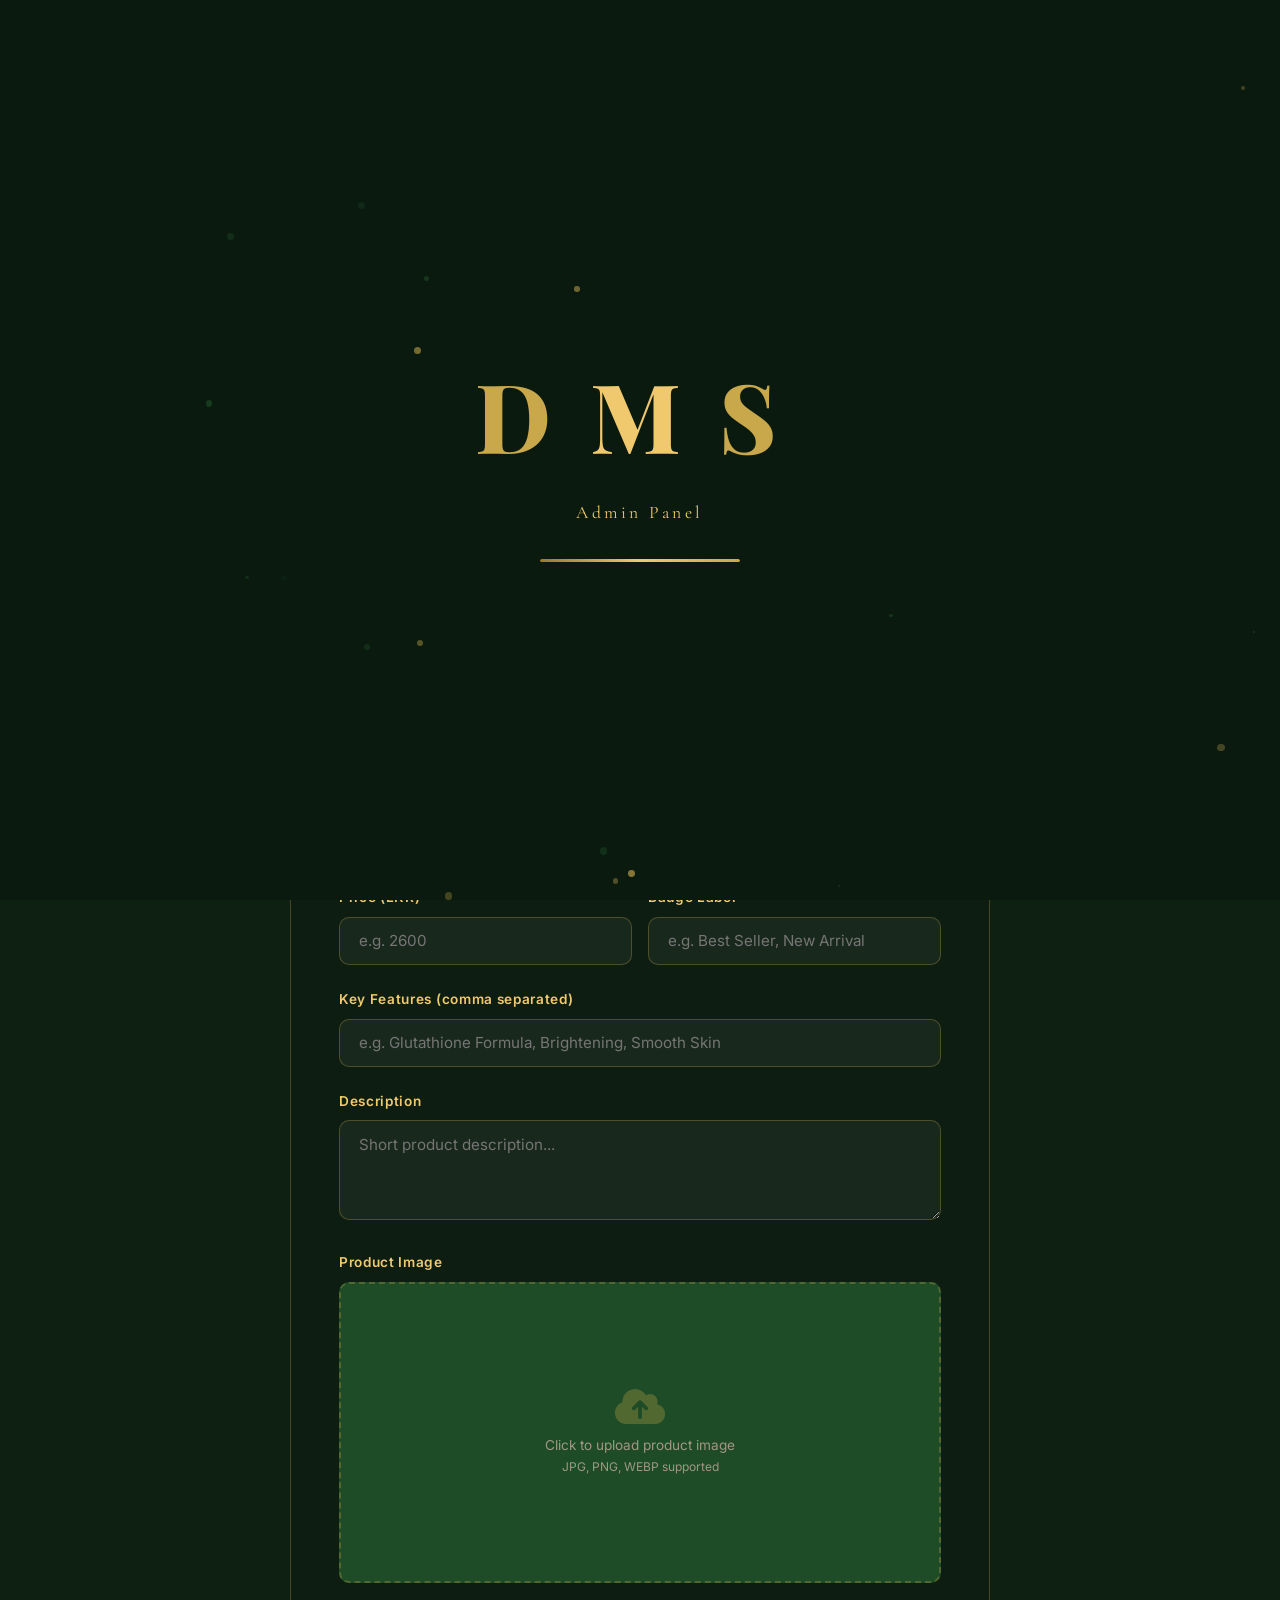
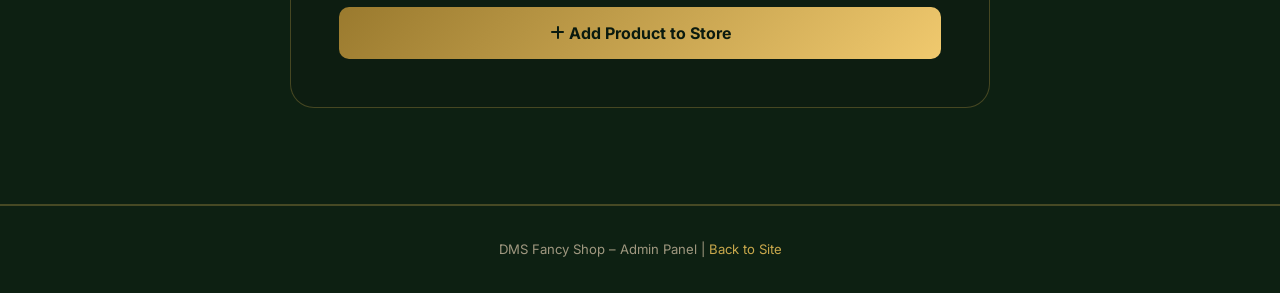
<file: admin.html>
<!DOCTYPE html>
<html lang="en">

<head>
    <meta charset="UTF-8" />
    <meta name="viewport" content="width=device-width, initial-scale=1.0" />
    <title>Admin Panel – DMS Fancy Shop</title>
    <meta name="robots" content="noindex, nofollow" />
    <link
        href="https://fonts.googleapis.com/css2?family=Playfair+Display:wght@400;700;800&family=Inter:wght@300;400;500;600;700&family=Cormorant+Garamond:ital,wght@0,300;1,400&display=swap"
        rel="stylesheet" />
    <link rel="stylesheet" href="https://cdnjs.cloudflare.com/ajax/libs/font-awesome/6.5.0/css/all.min.css" />
    <link rel="stylesheet" href="style.css" />
    <style>
        .admin-tabs {
            display: flex;
            gap: 0.5rem;
            margin-bottom: 2rem;
            flex-wrap: wrap;
        }

        .admin-tab {
            padding: 0.6rem 1.5rem;
            border-radius: 50px;
            border: 1px solid var(--border-gold);
            color: var(--text-muted);
            cursor: pointer;
            background: transparent;
            font-family: var(--font-sans);
            font-size: 0.9rem;
            transition: all 0.3s;
        }

        .admin-tab.active {
            background: linear-gradient(135deg, var(--gold-dark), var(--gold));
            color: var(--green-deep);
            font-weight: 700;
            border-color: transparent;
        }

        .admin-panel {
            display: none;
        }

        .admin-panel.active {
            display: block;
        }

        .stat-card {
            background: var(--card-bg);
            border: 1px solid var(--border-gold);
            border-radius: var(--radius);
            padding: 1.5rem;
            text-align: center;
        }

        .stat-card .stat-num {
            font-size: 2rem;
            color: var(--gold);
            font-family: var(--font-serif);
            font-weight: 800;
        }

        .stat-card .stat-label {
            font-size: 0.82rem;
            color: var(--text-muted);
            margin-top: 0.3rem;
        }

        .stats-row {
            display: grid;
            grid-template-columns: repeat(auto-fill, minmax(140px, 1fr));
            gap: 1rem;
            margin-bottom: 2rem;
        }
    </style>
</head>

<body>

    <div id="loading-screen">
        <div class="loader-content">
            <div class="loader-logo"><span class="logo-d">D</span><span class="logo-m">M</span><span
                    class="logo-s">S</span></div>
            <div class="loader-tagline">Admin Panel</div>
            <div class="loader-bar-wrap">
                <div class="loader-bar"></div>
            </div>
        </div>
        <div class="loader-particles" id="loaderParticles"></div>
    </div>

    <nav id="navbar" class="navbar">
        <div class="nav-container">
            <a href="index.html" class="nav-logo">
                <img src="logo.png" alt="DMS Fancy Shop Logo" class="logo-img"
                    onerror="this.style.display='none';this.nextElementSibling.style.display='flex'">
                <div class="logo-icon" style="display:none"><span>D</span><span>M</span><span>S</span></div>
                <div class="logo-text">
                    <span class="logo-brand">DMS Fancy</span>
                    <span class="logo-sub">Admin Panel</span>
                </div>
            </a>
            <ul class="nav-links">
                <li><a href="index.html" class="nav-link">Home</a></li>
                <li><a href="products.html" class="nav-link">Products</a></li>
                <li><a href="about.html" class="nav-link">About</a></li>
                <li><a href="contact.html" class="nav-link">Contact</a></li>
                <li><a href="admin.html" class="nav-link admin-link active"><i class="fas fa-crown"></i> Admin</a></li>
            </ul>
            <div class="nav-actions">
                <a href="index.html" class="btn-whatsapp-nav" style="background:var(--green-accent);box-shadow:none">
                    <i class="fas fa-arrow-left"></i> Back to Site
                </a>
                <button class="nav-hamburger" id="navHamburger"><span></span><span></span><span></span></button>
            </div>
        </div>
        <div class="mobile-menu" id="mobileMenu">
            <a href="index.html" class="mobile-nav-link">Home</a>
            <a href="products.html" class="mobile-nav-link">Products</a>
            <a href="admin.html" class="mobile-nav-link active">Admin Panel</a>
        </div>
    </nav>

    <!-- PAGE HERO -->
    <section class="page-hero" style="padding:8rem 2rem 3rem">
        <div class="breadcrumb"><a href="index.html">Home</a><span>›</span><span>Admin Panel</span></div>
        <h1><i class="fas fa-crown" style="color:var(--gold);font-size:0.7em"></i> <span
                class="gradient-text">Admin</span> Panel</h1>
        <p>Manage your products, view stats, and control your store.</p>
    </section>

    <!-- ADMIN CONTENT -->
    <section class="section" style="background:var(--green-dark);padding-top:2rem">
        <div class="container">

            <!-- Stats -->
            <div class="stats-row" id="adminStats"></div>

            <!-- Tabs -->
            <div class="admin-tabs">
                <button class="admin-tab active" onclick="switchTab('add')"><i class="fas fa-plus"></i> Add
                    Product</button>
                <button class="admin-tab" onclick="switchTab('list')"><i class="fas fa-list"></i> Manage
                    Products</button>
                <button class="admin-tab" onclick="switchTab('settings')"><i class="fas fa-cog"></i> Settings</button>
            </div>

            <!-- ADD PRODUCT TAB -->
            <div class="admin-panel active" id="tab-add">
                <div class="admin-form-wrap">
                    <h3 style="font-family:var(--font-serif);font-size:1.6rem;font-weight:800;margin-bottom:0.5rem">
                        Add <span class="gradient-text">New Product</span>
                    </h3>
                    <p style="color:var(--text-muted);font-size:0.88rem;margin-bottom:2rem">New products appear
                        instantly on all pages.</p>

                    <div id="successMsg" class="success-message">
                        <i class="fas fa-check-circle"></i> Product added successfully! Visible on all pages now.
                    </div>

                    <form id="addProductForm">
                        <div class="form-row">
                            <div class="form-group">
                                <label for="productName">Product Name *</label>
                                <input type="text" id="productName" placeholder="e.g. Glupa Glutathione Soap"
                                    required />
                            </div>
                            <div class="form-group">
                                <label for="productCategory">Category *</label>
                                <select id="productCategory" required>
                                    <option value="">-- Select --</option>
                                    <option value="soaps">Beauty Soaps</option>
                                    <option value="creams">Creams & Serums</option>
                                    <option value="haircare">Hair Care</option>
                                    <option value="supplements">Supplements</option>
                                    <option value="skincare">Skin Care</option>
                                </select>
                            </div>
                        </div>

                        <div class="form-row">
                            <div class="form-group">
                                <label for="productPrice">Price (LKR) *</label>
                                <input type="number" id="productPrice" placeholder="e.g. 2600" min="1" required />
                            </div>
                            <div class="form-group">
                                <label for="productBadge">Badge Label</label>
                                <input type="text" id="productBadge" placeholder="e.g. Best Seller, New Arrival" />
                            </div>
                        </div>

                        <div class="form-group">
                            <label for="productFeatures">Key Features (comma separated)</label>
                            <input type="text" id="productFeatures"
                                placeholder="e.g. Glutathione Formula, Brightening, Smooth Skin" />
                        </div>

                        <div class="form-group">
                            <label for="productDesc">Description</label>
                            <textarea id="productDesc" placeholder="Short product description..."></textarea>
                        </div>

                        <div class="form-group">
                            <label>Product Image</label>
                            <div class="image-upload-preview" id="imgPreview"
                                onclick="document.getElementById('productImage').click()">
                                <div class="image-upload-placeholder">
                                    <i class="fas fa-cloud-upload-alt"
                                        style="font-size:2.5rem;color:var(--border-gold);display:block;margin-bottom:0.5rem"></i>
                                    <span>Click to upload product image</span><br>
                                    <span style="font-size:0.75rem;color:var(--text-muted)">JPG, PNG, WEBP
                                        supported</span>
                                </div>
                            </div>
                            <input type="file" id="productImage" accept="image/*" style="display:none" />
                        </div>

                        <button type="submit" class="btn-submit">
                            <i class="fas fa-plus"></i> Add Product to Store
                        </button>
                    </form>
                </div>
            </div>

            <!-- MANAGE PRODUCTS TAB -->
            <div class="admin-panel" id="tab-list">
                <div
                    style="display:flex;justify-content:space-between;align-items:center;margin-bottom:1.5rem;flex-wrap:wrap;gap:1rem">
                    <h3 style="font-family:var(--font-serif);font-size:1.6rem;font-weight:800">
                        Manage <span class="gradient-text">Products</span>
                    </h3>
                    <button onclick="resetProducts()" style="background:rgba(220,50,50,0.1);border:1px solid rgba(220,50,50,0.3);
          color:#ff7070;padding:0.6rem 1.2rem;border-radius:10px;cursor:pointer;font-family:var(--font-sans)">
                        <i class="fas fa-undo"></i> Reset to Defaults
                    </button>
                </div>
                <div class="admin-products-list" id="adminProductList"></div>
            </div>

            <!-- SETTINGS TAB -->
            <div class="admin-panel" id="tab-settings">
                <div class="admin-form-wrap">
                    <h3 style="font-family:var(--font-serif);font-size:1.6rem;font-weight:800;margin-bottom:2rem">
                        Store <span class="gradient-text">Settings</span>
                    </h3>
                    <div class="form-group">
                        <label>WhatsApp Number</label>
                        <input type="text" value="071 215 0911" readonly style="opacity:0.6" />
                        <small style="color:var(--text-muted);font-size:0.75rem">Contact developer to change
                            this.</small>
                    </div>
                    <div class="form-group">
                        <label>Store Address</label>
                        <input type="text" value="71 S.W.R Road, 4th Kurana, Negombo" readonly style="opacity:0.6" />
                    </div>
                    <div class="form-group">
                        <label>Delivery</label>
                        <input type="text" value="FREE Islandwide – Sri Lanka" readonly style="opacity:0.6" />
                    </div>
                    <div
                        style="background:rgba(201,168,76,0.08);border:1px solid var(--border-gold);border-radius:12px;padding:1.2rem;margin-top:1rem">
                        <p style="color:var(--gold-light);font-weight:600;margin-bottom:0.5rem"><i
                                class="fas fa-info-circle"></i> Quick Links</p>
                        <div style="display:flex;gap:0.8rem;flex-wrap:wrap;margin-top:0.8rem">
                            <a href="index.html" class="btn-outline" style="font-size:0.85rem;padding:0.5rem 1rem">🏠
                                Home</a>
                            <a href="products.html" class="btn-outline"
                                style="font-size:0.85rem;padding:0.5rem 1rem">🛍️ Products</a>
                            <a href="https://wa.me/94712150911" target="_blank" class="btn-whatsapp"
                                style="font-size:0.85rem;padding:0.5rem 1rem">💬 WhatsApp</a>
                        </div>
                    </div>
                </div>
            </div>

        </div>
    </section>

    <footer class="footer">
        <div class="footer-bottom" style="padding:2rem;text-align:center;border-top:1px solid var(--border-gold)">
            <p style="color:var(--text-muted)">DMS Fancy Shop – Admin Panel | <a href="index.html"
                    style="color:var(--gold)">Back to Site</a></p>
        </div>
    </footer>

    <script src="app.js"></script>
    <script>
        function switchTab(name) {
            document.querySelectorAll('.admin-panel').forEach(p => p.classList.remove('active'));
            document.querySelectorAll('.admin-tab').forEach(t => t.classList.remove('active'));
            document.getElementById('tab-' + name).classList.add('active');
            event.target.classList.add('active');
        }

        function resetProducts() {
            if (confirm('Reset to default products? This will remove all custom products.')) {
                localStorage.removeItem('dms_products');
                location.reload();
            }
        }

        // Stats
        function renderStats() {
            const products = JSON.parse(localStorage.getItem('dms_products') || '[]');
            const totalValue = products.reduce((s, p) => s + p.price, 0);
            const statsEl = document.getElementById('adminStats');
            if (!statsEl) return;
            statsEl.innerHTML = `
    <div class="stat-card"><div class="stat-num">${products.length}</div><div class="stat-label">Total Products</div></div>
    <div class="stat-card"><div class="stat-num">${products.filter(p => p.category === 'soaps').length}</div><div class="stat-label">Beauty Soaps</div></div>
    <div class="stat-card"><div class="stat-num">${products.filter(p => p.category === 'creams').length}</div><div class="stat-label">Creams</div></div>
    <div class="stat-card"><div class="stat-num">${products.filter(p => p.category === 'supplements').length}</div><div class="stat-label">Supplements</div></div>
    <div class="stat-card"><div class="stat-num">${products.filter(p => p.category === 'haircare').length}</div><div class="stat-label">Hair Care</div></div>
    <div class="stat-card"><div class="stat-num" style="font-size:1.2rem">LKR ${Math.round(totalValue / 1000)}K</div><div class="stat-label">Catalog Value</div></div>
  `;
        }
        document.addEventListener('DOMContentLoaded', renderStats);
    </script>
</body>

</html>
</file>
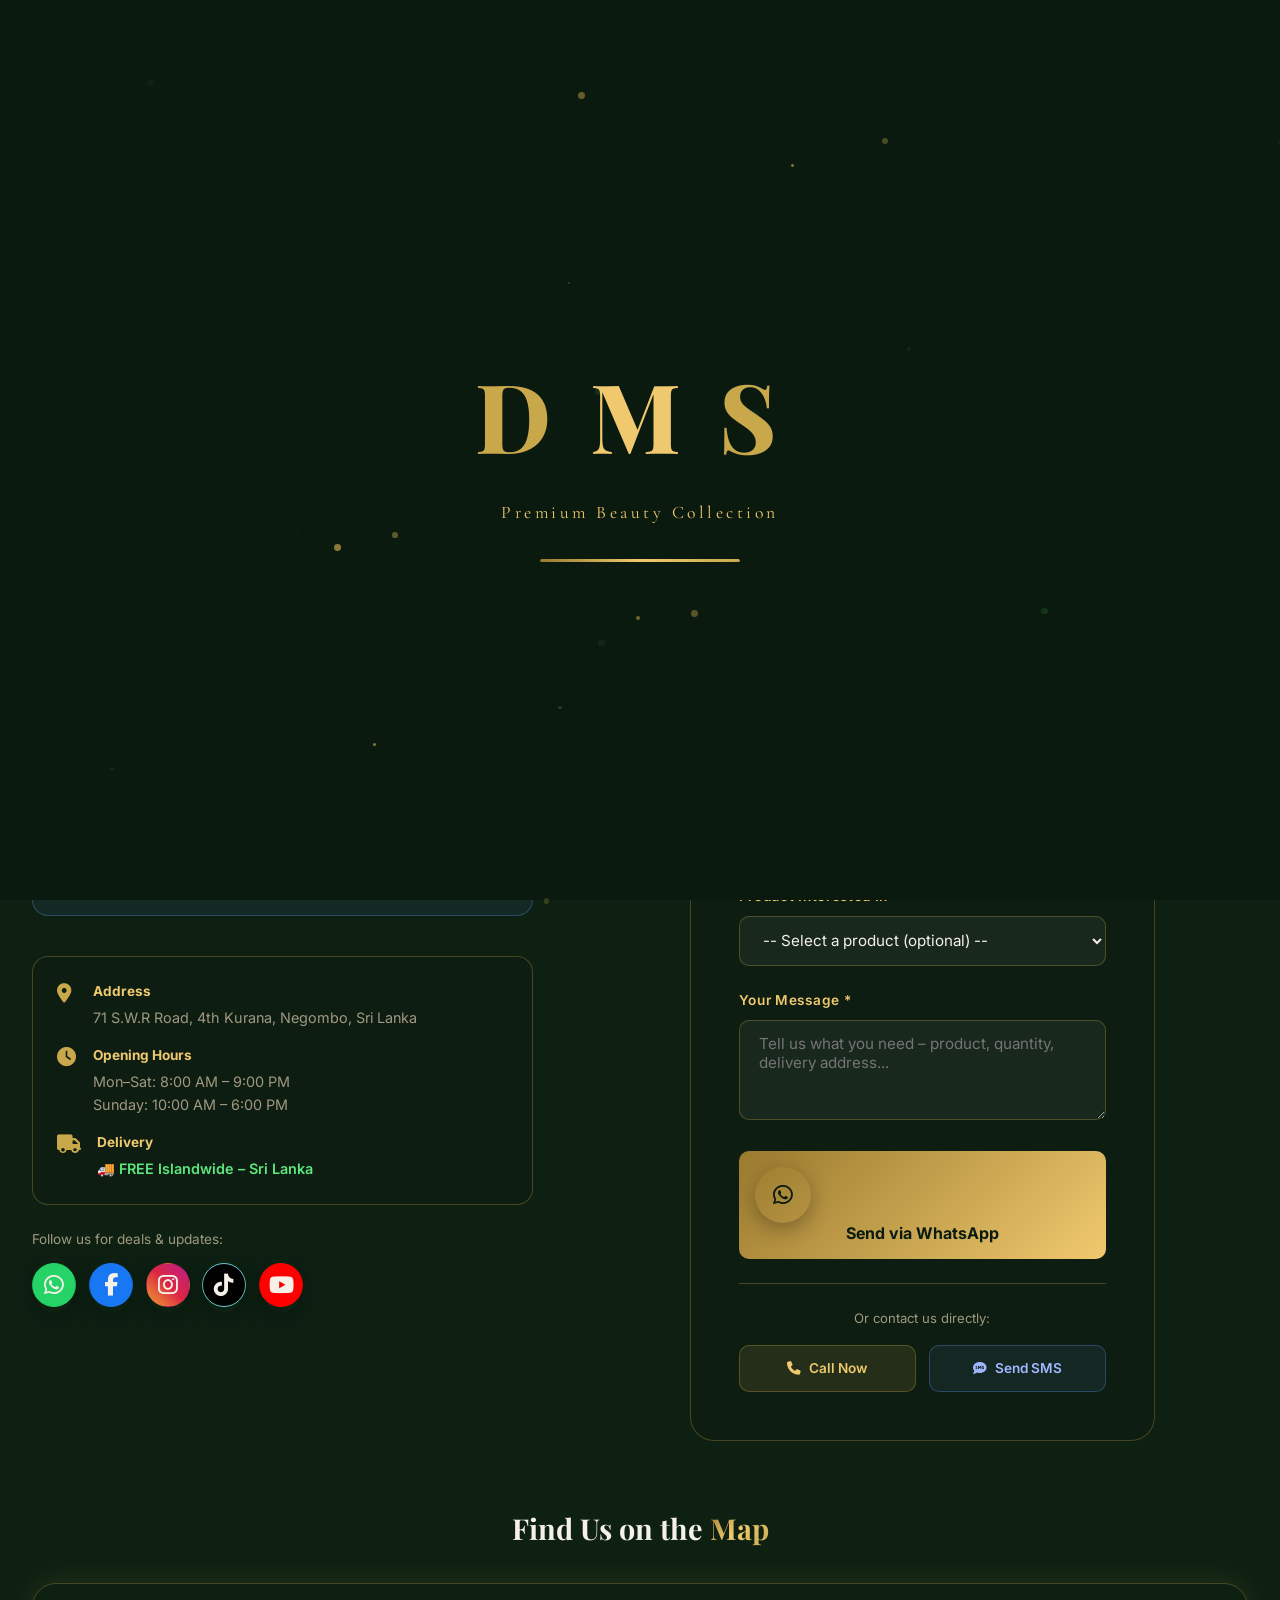
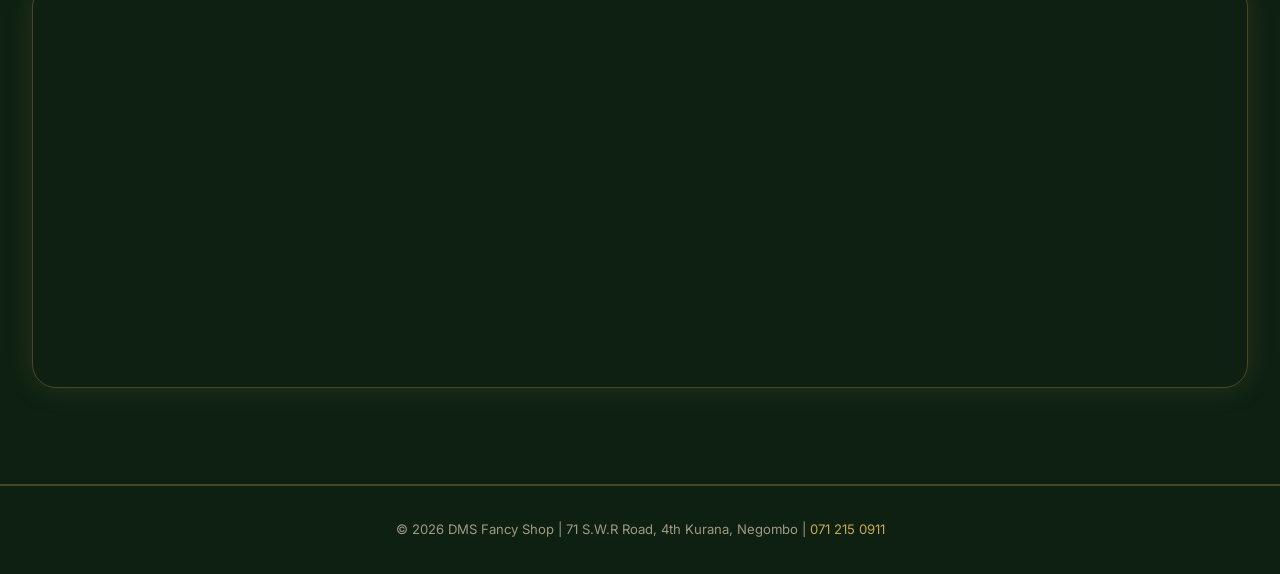
<file: contact.html>
<!DOCTYPE html>
<html lang="en">

<head>
    <meta charset="UTF-8" />
    <meta name="viewport" content="width=device-width, initial-scale=1.0" />
    <title>Contact – DMS Fancy Shop | Order Beauty Products Sri Lanka</title>
    <meta name="description"
        content="Contact DMS Fancy Shop to order premium beauty products. WhatsApp: 071 215 0911. Located at 71 S.W.R Road, 4th Kurana, Negombo. Free delivery islandwide." />
    <link
        href="https://fonts.googleapis.com/css2?family=Playfair+Display:wght@400;700;800&family=Inter:wght@300;400;500;600;700&family=Cormorant+Garamond:ital,wght@0,300;1,400&display=swap"
        rel="stylesheet" />
    <link rel="stylesheet" href="https://cdnjs.cloudflare.com/ajax/libs/font-awesome/6.5.0/css/all.min.css" />
    <link rel="stylesheet" href="style.css" />
</head>

<body>

    <div id="loading-screen">
        <div class="loader-content">
            <div class="loader-logo"><span class="logo-d">D</span><span class="logo-m">M</span><span
                    class="logo-s">S</span></div>
            <div class="loader-tagline">Premium Beauty Collection</div>
            <div class="loader-bar-wrap">
                <div class="loader-bar"></div>
            </div>
        </div>
        <div class="loader-particles" id="loaderParticles"></div>
    </div>

    <nav id="navbar" class="navbar">
        <div class="nav-container">
            <a href="index.html" class="nav-logo">
                <img src="logo.png" alt="DMS Fancy Shop Logo" class="logo-img"
                    onerror="this.style.display='none';this.nextElementSibling.style.display='flex'">
                <div class="logo-icon" style="display:none"><span>D</span><span>M</span><span>S</span></div>
                <div class="logo-text">
                    <span class="logo-brand">DMS Fancy</span>
                    <span class="logo-sub">Premium Beauty</span>
                </div>
            </a>
            <ul class="nav-links">
                <li><a href="index.html" class="nav-link">Home</a></li>
                <li><a href="products.html" class="nav-link">Products</a></li>
                <li><a href="about.html" class="nav-link">About Us</a></li>
                <li><a href="contact.html" class="nav-link active">Contact</a></li>
                <li><a href="admin.html" class="nav-link admin-link"><i class="fas fa-crown"></i> Admin</a></li>
            </ul>
            <div class="nav-actions">
                <a href="https://wa.me/94712150911" target="_blank" class="btn-whatsapp-nav"><i
                        class="fab fa-whatsapp"></i> Order Now</a>
                <button class="nav-hamburger" id="navHamburger"><span></span><span></span><span></span></button>
            </div>
        </div>
        <div class="mobile-menu" id="mobileMenu">
            <a href="index.html" class="mobile-nav-link">Home</a>
            <a href="products.html" class="mobile-nav-link">Products</a>
            <a href="about.html" class="mobile-nav-link">About Us</a>
            <a href="contact.html" class="mobile-nav-link active">Contact</a>
            <a href="admin.html" class="mobile-nav-link">Admin Panel</a>
            <a href="https://wa.me/94712150911" target="_blank" class="mobile-nav-link mobile-order"><i
                    class="fab fa-whatsapp"></i> Order via WhatsApp</a>
        </div>
    </nav>

    <!-- PAGE HERO -->
    <section class="page-hero">
        <div class="orb orb-2" style="opacity:0.4"></div>
        <div class="breadcrumb"><a href="index.html">Home</a><span>›</span><span>Contact</span></div>
        <h1>Get in <span class="gradient-text">Touch</span></h1>
        <p>Order products, ask questions, or get beauty advice – we're here for you!</p>
    </section>

    <!-- CONTACT SECTION -->
    <section class="section" style="background:var(--green-dark)">
        <div class="container">
            <div style="display:grid;grid-template-columns:1fr 1.3fr;gap:4rem;align-items:start">

                <!-- Info Side -->
                <div>
                    <h2 style="font-family:var(--font-serif);font-size:2rem;font-weight:800;margin-bottom:2rem">
                        Contact <span class="gradient-text">Details</span>
                    </h2>

                    <!-- Instant Order Cards -->
                    <div style="display:flex;flex-direction:column;gap:1rem;margin-bottom:2.5rem">
                        <a href="https://wa.me/94712150911?text=Hello%20DMS%20Fancy%20Shop!" target="_blank" style="display:flex;align-items:center;gap:1.2rem;padding:1.2rem 1.5rem;
            background:linear-gradient(135deg,rgba(37,211,102,0.15),rgba(18,140,126,0.15));
            border:1px solid rgba(37,211,102,0.4);border-radius:16px;
            color:white;text-decoration:none;transition:all 0.3s" onmouseenter="this.style.transform='translateX(6px)'"
                            onmouseleave="this.style.transform='translateX(0)'">
                            <div style="width:50px;height:50px;border-radius:50%;background:linear-gradient(135deg,#25d366,#128c7e);
              display:flex;align-items:center;justify-content:center;font-size:1.4rem;flex-shrink:0">
                                <i class="fab fa-whatsapp"></i>
                            </div>
                            <div>
                                <div style="font-size:0.75rem;color:rgba(255,255,255,0.6);margin-bottom:2px">Tap to Chat
                                    & Order</div>
                                <div style="font-weight:700;font-size:1rem;color:#5de680">WhatsApp: 071 215 0911</div>
                            </div>
                        </a>

                        <a href="tel:+94712150911" style="display:flex;align-items:center;gap:1.2rem;padding:1.2rem 1.5rem;
            background:rgba(201,168,76,0.1);border:1px solid var(--border-gold);border-radius:16px;
            color:white;text-decoration:none;transition:all 0.3s" onmouseenter="this.style.transform='translateX(6px)'"
                            onmouseleave="this.style.transform='translateX(0)'">
                            <div
                                style="width:50px;height:50px;border-radius:50%;background:linear-gradient(135deg,var(--gold-dark),var(--gold));
              display:flex;align-items:center;justify-content:center;font-size:1.3rem;color:var(--green-deep);flex-shrink:0">
                                <i class="fas fa-phone"></i>
                            </div>
                            <div>
                                <div style="font-size:0.75rem;color:rgba(255,255,255,0.6);margin-bottom:2px">Call To
                                    Order</div>
                                <div style="font-weight:700;font-size:1rem;color:var(--gold-light)">071 215 0911</div>
                            </div>
                        </a>

                        <a href="sms:+94712150911?body=Hello, I want to order from DMS Fancy Shop" style="display:flex;align-items:center;gap:1.2rem;padding:1.2rem 1.5rem;
            background:rgba(100,150,255,0.08);border:1px solid rgba(100,150,255,0.3);border-radius:16px;
            color:white;text-decoration:none;transition:all 0.3s" onmouseenter="this.style.transform='translateX(6px)'"
                            onmouseleave="this.style.transform='translateX(0)'">
                            <div style="width:50px;height:50px;border-radius:50%;background:rgba(100,150,255,0.3);
              display:flex;align-items:center;justify-content:center;font-size:1.3rem;color:#a0b8ff;flex-shrink:0">
                                <i class="fas fa-sms"></i>
                            </div>
                            <div>
                                <div style="font-size:0.75rem;color:rgba(255,255,255,0.6);margin-bottom:2px">Send a Text
                                </div>
                                <div style="font-weight:700;font-size:1rem;color:#a0b8ff">SMS: 071 215 0911</div>
                            </div>
                        </a>
                    </div>

                    <!-- Address -->
                    <div
                        style="background:var(--card-bg);border:1px solid var(--border-gold);border-radius:16px;padding:1.5rem">
                        <div class="loc-item" style="margin-bottom:1rem">
                            <i class="fas fa-map-marker-alt" style="color:var(--gold)"></i>
                            <div>
                                <strong style="color:var(--gold-light)">Address</strong>
                                <span style="color:var(--text-muted);display:block">71 S.W.R Road, 4th Kurana, Negombo,
                                    Sri Lanka</span>
                            </div>
                        </div>
                        <div class="loc-item" style="margin-bottom:1rem">
                            <i class="fas fa-clock" style="color:var(--gold)"></i>
                            <div>
                                <strong style="color:var(--gold-light)">Opening Hours</strong>
                                <span style="color:var(--text-muted);display:block">Mon–Sat: 8:00 AM – 9:00 PM</span>
                                <span style="color:var(--text-muted);display:block">Sunday: 10:00 AM – 6:00 PM</span>
                            </div>
                        </div>
                        <div class="loc-item">
                            <i class="fas fa-truck" style="color:var(--gold)"></i>
                            <div>
                                <strong style="color:var(--gold-light)">Delivery</strong>
                                <span style="color:#5de680;font-weight:600;display:block">🚚 FREE Islandwide – Sri
                                    Lanka</span>
                            </div>
                        </div>
                    </div>

                    <!-- Social -->
                    <div style="margin-top:1.5rem">
                        <p style="color:var(--text-muted);font-size:0.85rem;margin-bottom:0.8rem">Follow us for deals &
                            updates:</p>
                        <div class="social-icons">
                            <a href="https://wa.me/94712150911" target="_blank" class="social-icon whatsapp"><i
                                    class="fab fa-whatsapp"></i></a>
                            <a href="https://www.facebook.com/dmsfancyshop" target="_blank"
                                class="social-icon facebook"><i class="fab fa-facebook-f"></i></a>
                            <a href="https://www.instagram.com/dmsfancyshop" target="_blank"
                                class="social-icon instagram"><i class="fab fa-instagram"></i></a>
                            <a href="https://www.tiktok.com/@dmsfancyshop" target="_blank" class="social-icon tiktok"><i
                                    class="fab fa-tiktok"></i></a>
                            <a href="https://www.youtube.com/@dmsfancyshop" target="_blank"
                                class="social-icon youtube"><i class="fab fa-youtube"></i></a>
                        </div>
                    </div>
                </div>

                <!-- Contact Form -->
                <div class="contact-form">
                    <h3 style="font-family:var(--font-serif);font-size:1.6rem;font-weight:800;margin-bottom:0.5rem">
                        Send us a <span class="gradient-text">Message</span>
                    </h3>
                    <p style="color:var(--text-muted);font-size:0.9rem;margin-bottom:2rem">Fill in below — we'll reply
                        via WhatsApp instantly!</p>

                    <div id="contactSuccess" class="success-message">
                        <i class="fas fa-check-circle"></i> Opening WhatsApp with your message! We'll reply shortly.
                    </div>

                    <form id="contactForm">
                        <div class="form-group">
                            <label for="cName">Your Name *</label>
                            <input type="text" id="cName" placeholder="e.g. Nimesha Perera" required />
                        </div>
                        <div class="form-group">
                            <label for="cPhone">Phone Number</label>
                            <input type="tel" id="cPhone" placeholder="e.g. 077 123 4567" />
                        </div>
                        <div class="form-group">
                            <label for="cProduct">Product Interested In</label>
                            <select id="cProduct">
                                <option value="">-- Select a product (optional) --</option>
                                <option>Kajte San Skin Whitening Soap – LKR 1,600</option>
                                <option>Glupa Glutathione Soap – LKR 2,600</option>
                                <option>Olifair Radiant Effect Cream – LKR 6,000</option>
                                <option>Gluta Collagen Pink – LKR 4,200</option>
                                <option>L'Oréal Elvive Shampoo – LKR 3,500</option>
                                <option>Other / General Inquiry</option>
                            </select>
                        </div>
                        <div class="form-group">
                            <label for="cMessage">Your Message *</label>
                            <textarea id="cMessage"
                                placeholder="Tell us what you need – product, quantity, delivery address..."
                                required></textarea>
                        </div>
                        <button type="submit" class="btn-submit">
                            <i class="fab fa-whatsapp"></i> Send via WhatsApp
                        </button>
                    </form>

                    <!-- Direct action buttons -->
                    <div style="margin-top:1.5rem;padding-top:1.5rem;border-top:1px solid var(--border-gold)">
                        <p style="color:var(--text-muted);font-size:0.82rem;text-align:center;margin-bottom:1rem">Or
                            contact us directly:</p>
                        <div style="display:flex;gap:0.8rem;flex-wrap:wrap">
                            <a href="tel:+94712150911" style="flex:1;display:flex;align-items:center;justify-content:center;gap:0.5rem;
              padding:0.7rem;border-radius:10px;background:rgba(201,168,76,0.12);
              border:1px solid var(--border-gold);color:var(--gold-light);font-weight:600;
              font-size:0.85rem;text-decoration:none">
                                <i class="fas fa-phone"></i> Call Now
                            </a>
                            <a href="sms:+94712150911" style="flex:1;display:flex;align-items:center;justify-content:center;gap:0.5rem;
              padding:0.7rem;border-radius:10px;background:rgba(100,150,255,0.08);
              border:1px solid rgba(100,150,255,0.3);color:#a0b8ff;font-weight:600;
              font-size:0.85rem;text-decoration:none">
                                <i class="fas fa-sms"></i> Send SMS
                            </a>
                        </div>
                    </div>
                </div>
            </div>

            <!-- Map -->
            <div style="margin-top:4rem">
                <h3 style="font-family:var(--font-serif);font-size:1.8rem;text-align:center;margin-bottom:2rem">
                    Find Us on the <span class="gradient-text">Map</span>
                </h3>
                <div class="map-wrap" style="aspect-ratio:21/7">
                    <iframe
                        src="https://www.google.com/maps/embed?pb=!1m18!1m12!1m3!1d63280!2d79.85!3d7.21!2m3!1f0!2f0!3f0!3m2!1i1024!2i768!4f13.1!3m3!1m2!1s0x0%3A0x0!2zNy4yMSw3OS44NQ!5e0!3m2!1sen!2slk"
                        allowfullscreen loading="lazy" referrerpolicy="no-referrer-when-downgrade"
                        title="DMS Fancy Shop Negombo"></iframe>
                </div>
            </div>
        </div>
    </section>

    <footer class="footer">
        <div class="footer-bottom" style="padding:2rem;text-align:center;border-top:1px solid var(--border-gold)">
            <p style="color:var(--text-muted)">© 2026 DMS Fancy Shop | 71 S.W.R Road, 4th Kurana, Negombo | <a
                    href="tel:+94712150911" style="color:var(--gold)">071 215 0911</a></p>
        </div>
    </footer>

    <div class="fab-group">
        <a href="https://wa.me/94712150911" target="_blank" class="fab fab-wa"><i class="fab fa-whatsapp"></i><span
                class="fab-tooltip">Order on WhatsApp</span></a>
        <a href="tel:+94712150911" class="fab fab-call"><i class="fas fa-phone"></i><span class="fab-tooltip">Call
                Us</span></a>
    </div>

    <script src="app.js"></script>
    <script>
        // Fix contact form grid for mobile
        const contactGrid = document.querySelector('.contact-form').parentElement;
        function fixContactGrid() {
            if (window.innerWidth < 900) {
                contactGrid.style.gridTemplateColumns = '1fr';
                contactGrid.style.gap = '2rem';
            } else {
                contactGrid.style.gridTemplateColumns = '1fr 1.3fr';
                contactGrid.style.gap = '4rem';
            }
        }
        fixContactGrid();
        window.addEventListener('resize', fixContactGrid);
    </script>
</body>

</html>
</file>
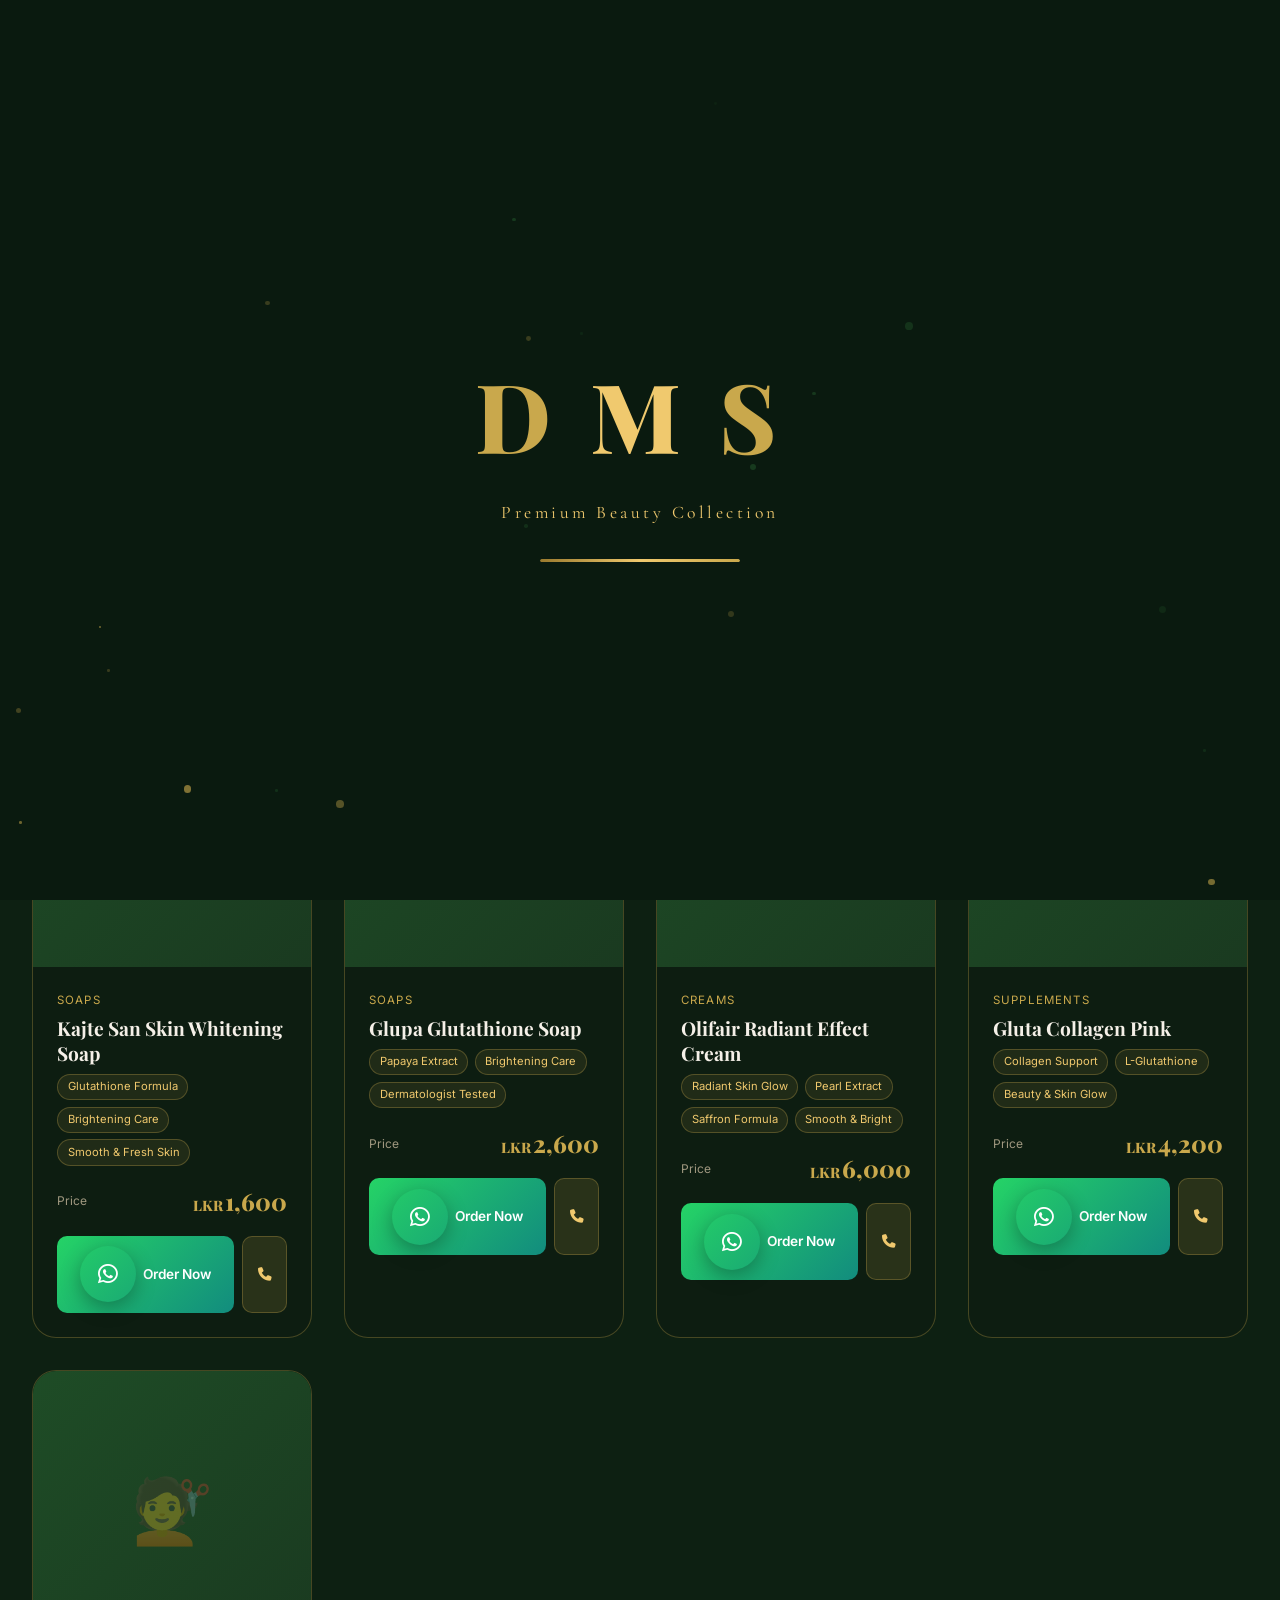
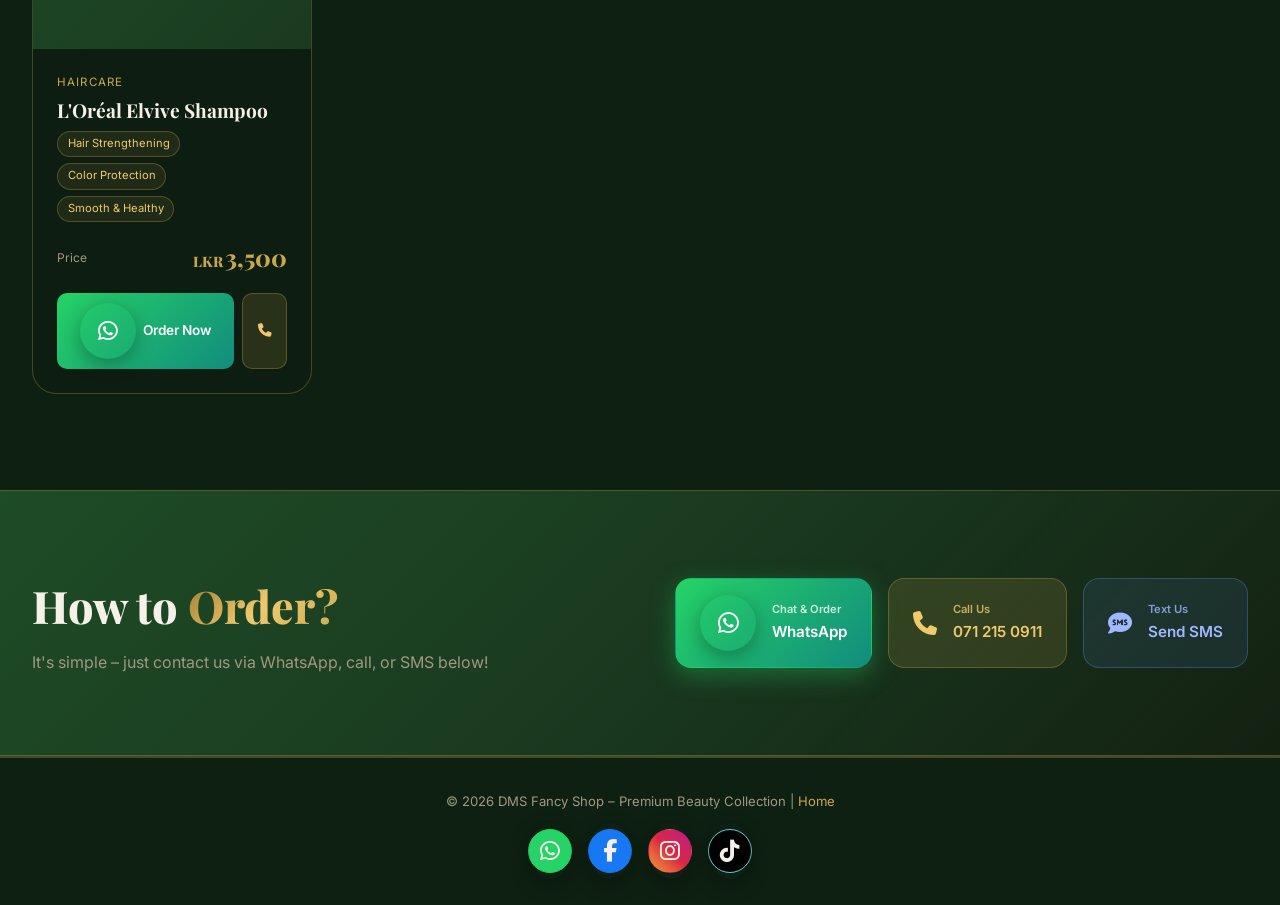
<file: products.html>
<!DOCTYPE html>
<html lang="en">

<head>
    <meta charset="UTF-8" />
    <meta name="viewport" content="width=device-width, initial-scale=1.0" />
    <title>Our Products – DMS Fancy Shop | Premium Beauty Sri Lanka</title>
    <meta name="description"
        content="Browse all premium beauty products at DMS Fancy Shop – soaps, creams, supplements, hair care. Free islandwide delivery Sri Lanka. Order via WhatsApp 071 215 0911." />
    <link
        href="https://fonts.googleapis.com/css2?family=Playfair+Display:wght@400;700;800&family=Inter:wght@300;400;500;600;700&family=Cormorant+Garamond:ital,wght@0,300;1,400&display=swap"
        rel="stylesheet" />
    <link rel="stylesheet" href="https://cdnjs.cloudflare.com/ajax/libs/font-awesome/6.5.0/css/all.min.css" />
    <link rel="stylesheet" href="style.css" />
</head>

<body>

    <div id="loading-screen">
        <div class="loader-content">
            <div class="loader-logo"><span class="logo-d">D</span><span class="logo-m">M</span><span
                    class="logo-s">S</span></div>
            <div class="loader-tagline">Premium Beauty Collection</div>
            <div class="loader-bar-wrap">
                <div class="loader-bar"></div>
            </div>
        </div>
        <div class="loader-particles" id="loaderParticles"></div>
    </div>

    <nav id="navbar" class="navbar">
        <div class="nav-container">
            <a href="index.html" class="nav-logo">
                <img src="logo.png" alt="DMS Fancy Shop Logo" class="logo-img"
                    onerror="this.style.display='none';this.nextElementSibling.style.display='flex'">
                <div class="logo-icon" style="display:none"><span>D</span><span>M</span><span>S</span></div>
                <div class="logo-text">
                    <span class="logo-brand">DMS Fancy</span>
                    <span class="logo-sub">Premium Beauty</span>
                </div>
            </a>
            <ul class="nav-links">
                <li><a href="index.html" class="nav-link">Home</a></li>
                <li><a href="products.html" class="nav-link active">Products</a></li>
                <li><a href="about.html" class="nav-link">About Us</a></li>
                <li><a href="contact.html" class="nav-link">Contact</a></li>
                <li><a href="admin.html" class="nav-link admin-link"><i class="fas fa-crown"></i> Admin</a></li>
            </ul>
            <div class="nav-actions">
                <a href="https://wa.me/94712150911" target="_blank" class="btn-whatsapp-nav"><i
                        class="fab fa-whatsapp"></i> Order Now</a>
                <button class="nav-hamburger" id="navHamburger"><span></span><span></span><span></span></button>
            </div>
        </div>
        <div class="mobile-menu" id="mobileMenu">
            <a href="index.html" class="mobile-nav-link">Home</a>
            <a href="products.html" class="mobile-nav-link active">Products</a>
            <a href="about.html" class="mobile-nav-link">About Us</a>
            <a href="contact.html" class="mobile-nav-link">Contact</a>
            <a href="admin.html" class="mobile-nav-link">Admin Panel</a>
            <a href="https://wa.me/94712150911" target="_blank" class="mobile-nav-link mobile-order"><i
                    class="fab fa-whatsapp"></i> Order via WhatsApp</a>
        </div>
    </nav>

    <!-- PAGE HERO -->
    <section class="page-hero">
        <div class="orb orb-1" style="opacity:0.5"></div>
        <div class="breadcrumb"><a href="index.html">Home</a><span>›</span><span>Products</span></div>
        <h1>Our <span class="gradient-text">Products</span></h1>
        <p>Premium beauty collection – all with free islandwide delivery across Sri Lanka</p>
    </section>

    <!-- PRODUCTS SECTION -->
    <section class="section" style="background:var(--green-dark)">
        <div class="container">

            <!-- Search -->
            <div style="margin-bottom:2rem;position:relative">
                <input type="text" id="productSearch" placeholder="🔍  Search products, ingredients, categories..."
                    style="width:100%;padding:1rem 1.5rem;border-radius:50px;background:rgba(255,255,255,0.05);
        border:1px solid var(--border-gold);color:var(--off-white);font-size:0.95rem;
        outline:none;font-family:var(--font-sans);transition:all 0.3s" />
            </div>

            <!-- Filter Pills -->
            <div class="filter-pills">
                <button class="filter-pill active" data-cat="all">All Products</button>
                <button class="filter-pill" data-cat="soaps">Beauty Soaps</button>
                <button class="filter-pill" data-cat="creams">Creams & Serums</button>
                <button class="filter-pill" data-cat="haircare">Hair Care</button>
                <button class="filter-pill" data-cat="supplements">Supplements</button>
                <button class="filter-pill" data-cat="skincare">Skin Care</button>
            </div>

            <div class="products-grid" id="allProductsGrid">
                <!-- Rendered by JS -->
            </div>
        </div>
    </section>

    <!-- ORDER BANNER -->
    <section class="order-banner">
        <div class="order-banner-bg"></div>
        <div class="container order-banner-content">
            <div class="order-banner-text">
                <h2>How to <span class="gradient-text">Order?</span></h2>
                <p>It's simple – just contact us via WhatsApp, call, or SMS below!</p>
            </div>
            <div class="order-methods">
                <a href="https://wa.me/94712150911?text=Hello%20DMS%20Fancy%20Shop%2C%20I%20would%20like%20to%20place%20an%20order."
                    target="_blank" class="order-method-btn whatsapp">
                    <i class="fab fa-whatsapp"></i>
                    <div><span class="method-label">Chat & Order</span><span class="method-val">WhatsApp</span></div>
                </a>
                <a href="tel:+94712150911" class="order-method-btn call">
                    <i class="fas fa-phone"></i>
                    <div><span class="method-label">Call Us</span><span class="method-val">071 215 0911</span></div>
                </a>
                <a href="sms:+94712150911?body=Hello, I want to order" class="order-method-btn sms">
                    <i class="fas fa-sms"></i>
                    <div><span class="method-label">Text Us</span><span class="method-val">Send SMS</span></div>
                </a>
            </div>
        </div>
    </section>

    <footer class="footer">
        <div class="footer-bottom" style="padding:2rem;text-align:center;border-top:1px solid var(--border-gold)">
            <p style="color:var(--text-muted)">© 2026 DMS Fancy Shop – Premium Beauty Collection | <a href="index.html"
                    style="color:var(--gold)">Home</a></p>
            <div style="display:flex;justify-content:center;gap:1rem;margin-top:1rem">
                <a href="https://wa.me/94712150911" target="_blank" class="social-icon whatsapp"><i
                        class="fab fa-whatsapp"></i></a>
                <a href="https://www.facebook.com/dmsfancyshop" target="_blank" class="social-icon facebook"><i
                        class="fab fa-facebook-f"></i></a>
                <a href="https://www.instagram.com/dmsfancyshop" target="_blank" class="social-icon instagram"><i
                        class="fab fa-instagram"></i></a>
                <a href="https://www.tiktok.com/@dmsfancyshop" target="_blank" class="social-icon tiktok"><i
                        class="fab fa-tiktok"></i></a>
            </div>
        </div>
    </footer>

    <div class="fab-group">
        <a href="https://wa.me/94712150911" target="_blank" class="fab fab-wa" title="WhatsApp"><i
                class="fab fa-whatsapp"></i><span class="fab-tooltip">Order on WhatsApp</span></a>
        <a href="tel:+94712150911" class="fab fab-call" title="Call"><i class="fas fa-phone"></i><span
                class="fab-tooltip">Call Us</span></a>
    </div>

    <script src="app.js"></script>
</body>

</html>
</file>
<file: style.css>
/* ===== ROOT VARIABLES ===== */
:root {
  --gold: #c9a84c;
  --gold-light: #f0c96e;
  --gold-dark: #9a7a2e;
  --green-deep: #0a1a0f;
  --green-dark: #0d2012;
  --green-mid: #1a3a20;
  --green-accent: #1e4c26;
  --white: #ffffff;
  --off-white: #f5f0e8;
  --text-muted: #a09880;
  --card-bg: rgba(15, 30, 18, 0.85);
  --border-gold: rgba(201, 168, 76, 0.3);
  --shadow-gold: 0 0 30px rgba(201, 168, 76, 0.15);
  --font-serif: 'Playfair Display', serif;
  --font-sans: 'Inter', sans-serif;
  --font-elegant: 'Cormorant Garamond', serif;
  --radius: 16px;
  --radius-lg: 24px;
  --transition: all 0.4s cubic-bezier(0.23, 1, 0.32, 1);
}

/* ===== RESET & BASE ===== */
*, *::before, *::after { box-sizing: border-box; margin: 0; padding: 0; }
html { scroll-behavior: smooth; }
body {
  font-family: var(--font-sans);
  background: var(--green-deep);
  color: var(--off-white);
  overflow-x: hidden;
  line-height: 1.6;
}
a { text-decoration: none; color: inherit; }
ul { list-style: none; }
img { max-width: 100%; display: block; }

/* ===== SCROLLBAR ===== */
::-webkit-scrollbar { width: 6px; }
::-webkit-scrollbar-track { background: var(--green-dark); }
::-webkit-scrollbar-thumb { background: var(--gold-dark); border-radius: 3px; }

/* ===== LOADING SCREEN ===== */
#loading-screen {
  position: fixed; inset: 0; z-index: 9999;
  background: var(--green-deep);
  display: flex; align-items: center; justify-content: center;
  transition: opacity 0.8s ease, visibility 0.8s ease;
}
#loading-screen.hidden { opacity: 0; visibility: hidden; }
.loader-content { text-align: center; z-index: 2; }
.loader-logo {
  font-family: var(--font-serif);
  font-size: clamp(3rem, 10vw, 6rem);
  font-weight: 800;
  letter-spacing: 0.3em;
  display: flex; gap: 0.1em;
}
.logo-d { color: var(--gold); animation: logoPop 0.6s 0.2s both; }
.logo-m { color: var(--gold-light); animation: logoPop 0.6s 0.4s both; }
.logo-s { color: var(--gold); animation: logoPop 0.6s 0.6s both; }
@keyframes logoPop {
  from { opacity: 0; transform: translateY(30px) scale(0.8); }
  to { opacity: 1; transform: translateY(0) scale(1); }
}
.loader-tagline {
  font-family: var(--font-elegant);
  color: var(--gold-light);
  font-size: 1.1rem;
  letter-spacing: 0.2em;
  opacity: 0;
  animation: fadeIn 0.6s 0.9s forwards;
  margin-top: 0.5rem;
}
.loader-bar-wrap {
  width: 200px; height: 3px;
  background: rgba(201,168,76,0.2);
  border-radius: 10px; margin: 2rem auto 0;
  overflow: hidden;
}
.loader-bar {
  height: 100%;
  background: linear-gradient(90deg, var(--gold-dark), var(--gold-light), var(--gold));
  width: 0; border-radius: 10px;
  animation: barFill 2s 0.8s forwards ease-in-out;
}
@keyframes barFill { to { width: 100%; } }
.loader-particles {
  position: absolute; inset: 0; pointer-events: none;
}
@keyframes fadeIn { to { opacity: 1; } }

/* ===== NAVBAR ===== */
.navbar {
  position: fixed; top: 0; left: 0; right: 0; z-index: 1000;
  padding: 0;
  transition: var(--transition);
}
.navbar.scrolled {
  background: rgba(8, 18, 11, 0.97);
  backdrop-filter: blur(20px);
  border-bottom: 1px solid var(--border-gold);
  box-shadow: var(--shadow-gold);
}
.nav-container {
  max-width: 1400px; margin: 0 auto;
  padding: 1rem 2rem;
  display: flex; align-items: center; justify-content: space-between; gap: 2rem;
}
.nav-logo {
  display: flex; align-items: center; gap: 0.8rem;
  text-decoration: none;
}
.nav-logo img.logo-img {
  height: 52px; width: auto;
  filter: drop-shadow(0 0 8px rgba(201,168,76,0.5));
  transition: var(--transition);
}
.nav-logo img.logo-img:hover { transform: scale(1.05); }
.logo-icon {
  display: flex; gap: 1px;
  font-family: var(--font-serif);
  font-size: 1.5rem; font-weight: 800;
}
.logo-icon span:nth-child(1) { color: var(--gold); }
.logo-icon span:nth-child(2) { color: var(--gold-light); }
.logo-icon span:nth-child(3) { color: var(--gold); }
.logo-icon.small { font-size: 1.1rem; }
.logo-text { display: flex; flex-direction: column; line-height: 1.1; }
.logo-brand { font-family: var(--font-serif); font-size: 1rem; font-weight: 700; color: var(--gold-light); }
.logo-sub { font-size: 0.65rem; color: var(--text-muted); letter-spacing: 0.1em; text-transform: uppercase; }
.nav-links {
  display: flex; gap: 0.5rem; align-items: center;
}
.nav-link {
  font-size: 0.9rem; font-weight: 500;
  color: var(--off-white); padding: 0.5rem 1rem;
  border-radius: 8px; transition: var(--transition);
  position: relative;
}
.nav-link::after {
  content: ''; position: absolute; bottom: 0; left: 50%; right: 50%;
  height: 2px; background: var(--gold);
  transition: var(--transition); border-radius: 1px;
}
.nav-link:hover::after, .nav-link.active::after { left: 10%; right: 10%; }
.nav-link:hover, .nav-link.active { color: var(--gold-light); }
.admin-link { color: var(--gold) !important; }
.btn-whatsapp-nav {
  display: flex; align-items: center; gap: 0.5rem;
  background: linear-gradient(135deg, #25d366, #128c7e);
  color: white; padding: 0.6rem 1.2rem;
  border-radius: 50px; font-size: 0.88rem; font-weight: 600;
  transition: var(--transition);
  box-shadow: 0 4px 15px rgba(37, 211, 102, 0.4);
}
.btn-whatsapp-nav:hover { transform: translateY(-2px); box-shadow: 0 8px 25px rgba(37, 211, 102, 0.5); }
.nav-hamburger {
  display: none; flex-direction: column; gap: 5px;
  background: none; border: none; cursor: pointer; padding: 5px;
}
.nav-hamburger span {
  display: block; width: 24px; height: 2px;
  background: var(--gold); border-radius: 2px;
  transition: var(--transition);
}
.nav-hamburger.open span:nth-child(1) { transform: rotate(45deg) translate(5px, 5px); }
.nav-hamburger.open span:nth-child(2) { opacity: 0; }
.nav-hamburger.open span:nth-child(3) { transform: rotate(-45deg) translate(5px, -5px); }
.mobile-menu {
  display: none; flex-direction: column;
  background: rgba(8,18,11,0.98);
  border-top: 1px solid var(--border-gold);
  padding: 1rem 2rem 1.5rem;
  gap: 0.5rem;
}
.mobile-menu.open { display: flex; }
.mobile-nav-link {
  padding: 0.8rem 1rem; border-radius: 10px;
  color: var(--off-white); font-weight: 500;
  transition: var(--transition);
  border: 1px solid transparent;
}
.mobile-nav-link:hover, .mobile-nav-link.active {
  background: var(--green-accent); color: var(--gold-light);
  border-color: var(--border-gold);
}
.mobile-order {
  background: linear-gradient(135deg, #25d366, #128c7e) !important;
  color: white !important; text-align: center;
  margin-top: 0.5rem; font-weight: 600;
}

/* ===== GRADIENT TEXT ===== */
.gradient-text {
  background: linear-gradient(135deg, var(--gold-dark), var(--gold-light), var(--gold));
  -webkit-background-clip: text; -webkit-text-fill-color: transparent;
  background-clip: text;
}

/* ===== HERO ===== */
.hero-section {
  position: relative; min-height: 100vh;
  display: flex; align-items: center; justify-content: center;
  overflow: hidden; padding: 8rem 2rem 4rem;
}
.hero-bg {
  position: absolute; inset: 0;
  background-size: cover; background-position: center;
  background-attachment: fixed;
  opacity: 0.3;
}
.hero-overlay {
  position: absolute; inset: 0;
  background: linear-gradient(180deg,
    rgba(8,18,11,0.6) 0%,
    rgba(8,18,11,0.3) 50%,
    rgba(8,18,11,0.9) 100%
  );
}
.hero-canvas-wrap {
  position: absolute; inset: 0; z-index: 0;
}
#heroCanvas { width: 100%; height: 100%; }
.orb {
  position: absolute; border-radius: 50%;
  filter: blur(60px); pointer-events: none; z-index: 0;
}
.orb-1 {
  width: 600px; height: 600px;
  background: radial-gradient(circle, rgba(201,168,76,0.12), transparent 70%);
  top: -200px; right: -100px;
  animation: orbFloat 8s ease-in-out infinite;
}
.orb-2 {
  width: 400px; height: 400px;
  background: radial-gradient(circle, rgba(30,76,38,0.4), transparent 70%);
  bottom: -100px; left: -100px;
  animation: orbFloat 10s ease-in-out infinite reverse;
}
.orb-3 {
  width: 300px; height: 300px;
  background: radial-gradient(circle, rgba(201,168,76,0.08), transparent 70%);
  top: 50%; left: 30%;
  animation: orbFloat 6s ease-in-out infinite 2s;
}
@keyframes orbFloat {
  0%, 100% { transform: translateY(0) scale(1); }
  50% { transform: translateY(-30px) scale(1.05); }
}
.hero-content {
  position: relative; z-index: 2; text-align: center; max-width: 800px;
}
.hero-badge {
  display: inline-flex; align-items: center; gap: 0.6rem;
  border: 1px solid var(--border-gold);
  background: rgba(201,168,76,0.08);
  backdrop-filter: blur(10px);
  padding: 0.5rem 1.2rem; border-radius: 50px;
  font-size: 0.85rem; color: var(--gold-light);
  margin-bottom: 1.5rem; letter-spacing: 0.05em;
  animation: badgePop 0.8s 0.5s both;
}
@keyframes badgePop {
  from { opacity: 0; transform: scale(0.8); }
  to { opacity: 1; transform: scale(1); }
}
.badge-dot {
  width: 8px; height: 8px; border-radius: 50%;
  background: var(--gold); display: inline-block;
  animation: pulse 2s infinite;
}
@keyframes pulse {
  0%, 100% { box-shadow: 0 0 0 0 rgba(201,168,76,0.7); }
  50% { box-shadow: 0 0 0 8px rgba(201,168,76,0); }
}
.hero-title {
  font-family: var(--font-serif);
  font-size: clamp(2.5rem, 7vw, 5.5rem);
  font-weight: 800; line-height: 1.1;
  margin-bottom: 1.5rem;
}
.title-line { display: block; animation: titleSlide 0.8s both; }
.title-line:nth-child(1) { animation-delay: 0.3s; }
.title-line:nth-child(2) { animation-delay: 0.5s; }
.title-line:nth-child(3) { animation-delay: 0.7s; }
@keyframes titleSlide {
  from { opacity: 0; transform: translateY(40px); }
  to { opacity: 1; transform: translateY(0); }
}
.hero-desc {
  font-size: clamp(1rem, 2vw, 1.2rem);
  color: var(--text-muted); margin-bottom: 2.5rem;
  animation: fadeIn 0.8s 0.9s both;
  font-family: var(--font-elegant);
}
.hero-ctas {
  display: flex; gap: 1rem; justify-content: center; flex-wrap: wrap;
  animation: fadeIn 0.8s 1.1s both;
}
.btn-primary {
  display: inline-flex; align-items: center; gap: 0.7rem;
  background: linear-gradient(135deg, var(--gold-dark), var(--gold-light));
  color: var(--green-deep); padding: 0.9rem 2rem;
  border-radius: 50px; font-weight: 700; font-size: 0.95rem;
  transition: var(--transition);
  box-shadow: 0 8px 30px rgba(201,168,76,0.4);
}
.btn-primary:hover { transform: translateY(-3px); box-shadow: 0 15px 40px rgba(201,168,76,0.5); }
.btn-whatsapp {
  display: inline-flex; align-items: center; gap: 0.7rem;
  background: linear-gradient(135deg, #25d366, #128c7e);
  color: white; padding: 0.9rem 2rem;
  border-radius: 50px; font-weight: 700; font-size: 0.95rem;
  transition: var(--transition);
  box-shadow: 0 8px 30px rgba(37,211,102,0.4);
}
.btn-whatsapp:hover { transform: translateY(-3px); box-shadow: 0 15px 40px rgba(37,211,102,0.5); }
.btn-outline {
  display: inline-flex; align-items: center; gap: 0.7rem;
  border: 2px solid var(--border-gold); color: var(--gold-light);
  padding: 0.9rem 2rem; border-radius: 50px;
  font-weight: 600; font-size: 0.95rem;
  transition: var(--transition);
}
.btn-outline:hover {
  background: rgba(201,168,76,0.1);
  border-color: var(--gold); transform: translateY(-3px);
}
.hero-stats {
  display: flex; gap: 2rem; justify-content: center; align-items: center;
  margin-top: 3rem; flex-wrap: wrap;
  animation: fadeIn 0.8s 1.3s both;
}
.stat-item { text-align: center; }
.stat-num {
  display: block; font-family: var(--font-serif);
  font-size: 2rem; font-weight: 800; color: var(--gold-light);
}
.stat-label { font-size: 0.8rem; color: var(--text-muted); letter-spacing: 0.05em; }
.stat-divider { width: 1px; height: 50px; background: var(--border-gold); }
.hero-scroll-indicator {
  position: absolute; bottom: 2.5rem; left: 50%; transform: translateX(-50%);
  display: flex; flex-direction: column; align-items: center; gap: 0.5rem;
  z-index: 2; animation: fadeIn 1s 1.5s both;
}
.scroll-icon {
  width: 28px; height: 45px; border: 2px solid var(--border-gold);
  border-radius: 14px; display: flex; justify-content: center; padding-top: 8px;
}
.scroll-dot {
  width: 5px; height: 10px; background: var(--gold);
  border-radius: 3px; animation: scrollAnim 2s infinite;
}
@keyframes scrollAnim {
  0% { transform: translateY(0); opacity: 1; }
  100% { transform: translateY(15px); opacity: 0; }
}
.hero-scroll-indicator span { font-size: 0.75rem; color: var(--text-muted); letter-spacing: 0.1em; }

/* ===== MARQUEE ===== */
.marquee-strip {
  background: linear-gradient(135deg, var(--gold-dark), var(--gold), var(--gold-dark));
  padding: 0.8rem 0; overflow: hidden;
}
.marquee-track {
  display: flex; gap: 0; white-space: nowrap;
  animation: marquee 25s linear infinite;
}
.marquee-track span {
  padding: 0 2rem; font-size: 0.85rem; font-weight: 600;
  color: var(--green-deep); letter-spacing: 0.05em;
}
@keyframes marquee { from { transform: translateX(0); } to { transform: translateX(-50%); } }

/* ===== SECTIONS ===== */
.section { padding: 6rem 2rem; }
.container { max-width: 1300px; margin: 0 auto; }
.section-header { text-align: center; margin-bottom: 4rem; }
.section-sub {
  font-family: var(--font-elegant); font-size: 1.1rem;
  color: var(--gold); letter-spacing: 0.15em; text-transform: uppercase;
  margin-bottom: 0.5rem;
}
.section-title {
  font-family: var(--font-serif); font-size: clamp(2rem, 5vw, 3.5rem);
  font-weight: 800; color: var(--off-white); margin-bottom: 1rem;
}
.section-divider {
  width: 80px; height: 3px; margin: 0 auto;
  background: linear-gradient(90deg, transparent, var(--gold), transparent);
  border-radius: 2px;
}

/* ===== PRODUCT CARDS ===== */
.products-section { background: var(--green-dark); }
.products-grid {
  display: grid;
  grid-template-columns: repeat(auto-fill, minmax(280px, 1fr));
  gap: 2rem;
}
.product-card {
  background: var(--card-bg);
  border: 1px solid var(--border-gold);
  border-radius: var(--radius-lg);
  overflow: hidden;
  transition: var(--transition);
  position: relative;
  backdrop-filter: blur(10px);
  animation: cardIn 0.6s both;
}
.product-card:hover {
  transform: translateY(-10px) scale(1.02);
  box-shadow: 0 30px 60px rgba(0,0,0,0.4), var(--shadow-gold);
  border-color: var(--gold);
}
@keyframes cardIn {
  from { opacity: 0; transform: translateY(30px); }
  to { opacity: 1; transform: translateY(0); }
}
.product-badge {
  position: absolute; top: 1rem; left: 1rem;
  background: linear-gradient(135deg, var(--gold-dark), var(--gold));
  color: var(--green-deep); font-size: 0.7rem; font-weight: 700;
  padding: 0.25rem 0.7rem; border-radius: 50px; letter-spacing: 0.05em;
}
.product-img-wrap {
  width: 100%; aspect-ratio: 1;
  background: linear-gradient(135deg, var(--green-accent), var(--green-mid));
  display: flex; align-items: center; justify-content: center;
  overflow: hidden; position: relative;
}
.product-img-wrap img {
  width: 100%; height: 100%; object-fit: cover;
  transition: var(--transition);
}
.product-card:hover .product-img-wrap img { transform: scale(1.08); }
.product-img-placeholder {
  font-size: 4rem; color: var(--border-gold);
  display: flex; align-items: center; justify-content: center;
  width: 100%; height: 100%;
}
.product-info { padding: 1.5rem; }
.product-category {
  font-size: 0.72rem; color: var(--gold); letter-spacing: 0.1em;
  text-transform: uppercase; margin-bottom: 0.4rem;
}
.product-name {
  font-family: var(--font-serif); font-size: 1.2rem;
  font-weight: 700; color: var(--off-white);
  margin-bottom: 0.5rem; line-height: 1.3;
}
.product-features {
  display: flex; flex-wrap: wrap; gap: 0.4rem; margin-bottom: 1rem;
}
.feature-tag {
  font-size: 0.7rem; padding: 0.2rem 0.6rem;
  background: rgba(201,168,76,0.1); border: 1px solid var(--border-gold);
  border-radius: 50px; color: var(--gold-light);
}
.product-price {
  display: flex; align-items: center; justify-content: space-between;
  margin-bottom: 1rem;
}
.price-label { font-size: 0.75rem; color: var(--text-muted); }
.price-amount {
  font-family: var(--font-serif); font-size: 1.5rem;
  font-weight: 800; color: var(--gold);
}
.price-currency { font-size: 0.9rem; margin-right: 2px; }
.product-order-btns { display: flex; gap: 0.5rem; flex-wrap: wrap; }
.btn-order-wa {
  flex: 1; display: flex; align-items: center; justify-content: center; gap: 0.4rem;
  background: linear-gradient(135deg, #25d366, #128c7e);
  color: white; padding: 0.65rem 1rem; border-radius: 10px;
  font-weight: 600; font-size: 0.85rem; transition: var(--transition);
  border: none; cursor: pointer;
}
.btn-order-wa:hover { transform: scale(1.03); box-shadow: 0 6px 20px rgba(37,211,102,0.4); }
.btn-order-call {
  display: flex; align-items: center; justify-content: center; gap: 0.4rem;
  background: rgba(201,168,76,0.15); border: 1px solid var(--border-gold);
  color: var(--gold-light); padding: 0.65rem 0.9rem; border-radius: 10px;
  font-weight: 600; font-size: 0.85rem; transition: var(--transition);
  cursor: pointer; text-decoration: none;
}
.btn-order-call:hover { background: rgba(201,168,76,0.25); }
.see-all-wrap { text-align: center; margin-top: 3rem; }

/* ===== WHY SECTION ===== */
.why-section { background: var(--green-deep); }
.why-grid {
  display: grid;
  grid-template-columns: repeat(auto-fill, minmax(280px, 1fr));
  gap: 1.5rem;
}
.why-card {
  background: var(--card-bg); border: 1px solid var(--border-gold);
  border-radius: var(--radius-lg); padding: 2rem;
  text-align: center; transition: var(--transition);
  backdrop-filter: blur(10px);
}
.why-card:hover {
  transform: translateY(-8px);
  background: rgba(26,58,32,0.9);
  border-color: var(--gold);
  box-shadow: var(--shadow-gold);
}
.why-icon {
  width: 64px; height: 64px; border-radius: 50%;
  background: linear-gradient(135deg, var(--gold-dark), var(--gold));
  display: flex; align-items: center; justify-content: center;
  margin: 0 auto 1.2rem; font-size: 1.5rem; color: var(--green-deep);
}
.why-card h3 {
  font-family: var(--font-serif); font-size: 1.2rem;
  color: var(--gold-light); margin-bottom: 0.8rem;
}
.why-card p { color: var(--text-muted); font-size: 0.9rem; line-height: 1.7; }

/* ===== ORDER BANNER ===== */
.order-banner {
  position: relative; padding: 5rem 2rem;
  overflow: hidden;
}
.order-banner-bg {
  position: absolute; inset: 0;
  background: linear-gradient(135deg, var(--green-accent), var(--green-mid), rgba(201,168,76,0.05));
  border-top: 1px solid var(--border-gold);
  border-bottom: 1px solid var(--border-gold);
}
.order-banner-content {
  position: relative; z-index: 1;
  display: flex; align-items: center; justify-content: space-between;
  gap: 3rem; flex-wrap: wrap;
}
.order-banner-text h2 {
  font-family: var(--font-serif); font-size: clamp(1.8rem, 4vw, 2.8rem);
  font-weight: 800; color: var(--off-white); margin-bottom: 0.5rem;
}
.order-banner-text p { color: var(--text-muted); font-size: 1rem; }
.order-methods { display: flex; gap: 1rem; flex-wrap: wrap; }
.order-method-btn {
  display: flex; align-items: center; gap: 1rem;
  padding: 1rem 1.5rem; border-radius: var(--radius);
  font-weight: 600; transition: var(--transition);
  border: 1px solid transparent;
}
.order-method-btn i { font-size: 1.5rem; }
.order-method-btn .method-label { display: block; font-size: 0.7rem; opacity: 0.8; }
.order-method-btn .method-val { font-size: 0.95rem; }
.order-method-btn.whatsapp {
  background: linear-gradient(135deg, #25d366, #128c7e);
  color: white; box-shadow: 0 8px 25px rgba(37,211,102,0.35);
}
.order-method-btn.call {
  background: rgba(201,168,76,0.15);
  border-color: var(--border-gold); color: var(--gold-light);
}
.order-method-btn.sms {
  background: rgba(100,150,255,0.1);
  border-color: rgba(100,150,255,0.3); color: #a0b8ff;
}
.order-method-btn:hover { transform: translateY(-4px); }

/* ===== TESTIMONIALS ===== */
.testimonials-section { background: var(--green-dark); }
.testimonials-slider { position: relative; min-height: 220px; }
.testimonial-card {
  background: var(--card-bg); border: 1px solid var(--border-gold);
  border-radius: var(--radius-lg); padding: 2.5rem;
  max-width: 700px; margin: 0 auto;
  display: none; text-align: center;
  animation: fadeSlide 0.5s ease;
  backdrop-filter: blur(10px);
}
.testimonial-card.active { display: block; }
@keyframes fadeSlide {
  from { opacity: 0; transform: translateX(30px); }
  to { opacity: 1; transform: translateX(0); }
}
.test-stars { color: var(--gold); font-size: 1.2rem; margin-bottom: 1rem; letter-spacing: 3px; }
.testimonial-card p {
  color: var(--off-white); font-family: var(--font-elegant);
  font-size: 1.1rem; line-height: 1.8; margin-bottom: 1.5rem;
  font-style: italic;
}
.test-author {
  display: flex; align-items: center; gap: 1rem; justify-content: center;
}
.test-avatar {
  width: 44px; height: 44px; border-radius: 50%;
  background: linear-gradient(135deg, var(--gold-dark), var(--gold));
  display: flex; align-items: center; justify-content: center;
  font-family: var(--font-serif); font-size: 1.2rem;
  font-weight: 800; color: var(--green-deep);
}
.test-author strong { display: block; color: var(--gold-light); font-size: 0.95rem; }
.test-author span { font-size: 0.8rem; color: var(--text-muted); }
.testimonial-dots { display: flex; justify-content: center; gap: 0.6rem; margin-top: 2rem; }
.t-dot {
  width: 10px; height: 10px; border-radius: 50%;
  background: var(--border-gold); border: none; cursor: pointer;
  transition: var(--transition);
}
.t-dot.active { background: var(--gold); transform: scale(1.3); }

/* ===== LOCATION ===== */
.location-section { padding: 5rem 2rem; background: var(--green-deep); }
.location-grid {
  display: grid; grid-template-columns: 1fr 1.2fr;
  gap: 4rem; align-items: center;
}
.location-info h2 {
  font-family: var(--font-serif); font-size: 2.8rem; font-weight: 800;
  margin-bottom: 2rem;
}
.location-details { display: flex; flex-direction: column; gap: 1.2rem; margin-bottom: 2rem; }
.loc-item {
  display: flex; gap: 1rem; align-items: flex-start;
}
.loc-item i {
  color: var(--gold); font-size: 1.2rem; margin-top: 0.2rem; min-width: 20px;
}
.loc-item strong { display: block; color: var(--gold-light); font-size: 0.85rem; margin-bottom: 0.2rem; }
.loc-item span { color: var(--text-muted); font-size: 0.9rem; }
.social-icons { display: flex; gap: 0.8rem; flex-wrap: wrap; }
.social-icon {
  width: 44px; height: 44px; border-radius: 50%;
  display: flex; align-items: center; justify-content: center;
  font-size: 1rem; transition: var(--transition);
  border: 1px solid var(--border-gold);
  color: var(--off-white);
}
.social-icon:hover { transform: translateY(-4px) scale(1.1); }
.social-icon.whatsapp { background: #25d366; border-color: #25d366; }
.social-icon.facebook { background: #1877f2; border-color: #1877f2; }
.social-icon.instagram { background: linear-gradient(45deg, #f09433, #e6683c, #dc2743, #cc2366, #bc1888); border-color: transparent; }
.social-icon.tiktok { background: #010101; border-color: #69c9d0; }
.social-icon.youtube { background: #ff0000; border-color: #ff0000; }
.map-wrap {
  border-radius: var(--radius-lg); overflow: hidden;
  border: 1px solid var(--border-gold);
  box-shadow: var(--shadow-gold);
  aspect-ratio: 4/3;
}
.map-wrap iframe { width: 100%; height: 100%; border: none; filter: grayscale(0.5) invert(0.9) hue-rotate(135deg); }

/* ===== FOOTER ===== */
.footer { background: var(--green-dark); border-top: 1px solid var(--border-gold); }
.footer-top { padding: 5rem 2rem 3rem; }
.footer-grid {
  display: grid; grid-template-columns: 2fr 1fr 1fr 1.5fr; gap: 3rem;
}
.footer-brand .footer-logo { display: flex; align-items: center; gap: 0.7rem; margin-bottom: 1.2rem; }
.footer-brand p { color: var(--text-muted); font-size: 0.9rem; line-height: 1.7; margin-bottom: 1.5rem; }
.footer-social { display: flex; gap: 0.7rem; }
.footer-social a {
  width: 38px; height: 38px; border-radius: 50%;
  border: 1px solid var(--border-gold);
  display: flex; align-items: center; justify-content: center;
  color: var(--text-muted); font-size: 0.9rem; transition: var(--transition);
}
.footer-social a:hover { color: var(--gold-light); border-color: var(--gold); transform: translateY(-3px); }
.footer-col h4 {
  font-family: var(--font-serif); font-size: 1.1rem;
  color: var(--gold-light); margin-bottom: 1.2rem;
}
.footer-col ul li { margin-bottom: 0.6rem; }
.footer-col ul li a { color: var(--text-muted); font-size: 0.9rem; transition: var(--transition); }
.footer-col ul li a:hover { color: var(--gold-light); padding-left: 5px; }
.footer-order-btns { display: flex; flex-direction: column; gap: 0.7rem; margin-bottom: 1.2rem; }
.footer-order-btn {
  display: flex; align-items: center; gap: 0.6rem;
  padding: 0.6rem 1rem; border-radius: 10px;
  font-size: 0.85rem; font-weight: 600;
  background: rgba(201,168,76,0.1); border: 1px solid var(--border-gold);
  color: var(--gold-light); transition: var(--transition);
}
.footer-order-btn:hover { background: rgba(201,168,76,0.2); transform: translateX(4px); }
.footer-order-btn i { font-size: 1rem; }
.footer-order-btn:first-child { background: linear-gradient(135deg, rgba(37,211,102,0.2), rgba(18,140,126,0.2)); border-color: rgba(37,211,102,0.4); color: #5de680; }
.footer-order-btn.call { color: var(--gold-light); }
.footer-order-btn.sms { color: #a0b8ff; border-color: rgba(100,150,255,0.3); background: rgba(100,150,255,0.08); }
.footer-delivery-badge {
  display: flex; align-items: center; gap: 0.6rem;
  background: linear-gradient(135deg, var(--gold-dark), var(--gold));
  color: var(--green-deep); padding: 0.5rem 1rem; border-radius: 50px;
  font-weight: 700; font-size: 0.8rem;
}
.footer-bottom {
  padding: 1.5rem 2rem; border-top: 1px solid var(--border-gold);
  text-align: center;
}
.footer-bottom p { color: var(--text-muted); font-size: 0.82rem; line-height: 1.8; }

/* ===== FAB ===== */
.fab-group {
  position: fixed; bottom: 2rem; right: 2rem;
  display: flex; flex-direction: column; gap: 0.8rem;
  z-index: 900;
}
.fab {
  width: 56px; height: 56px; border-radius: 50%;
  display: flex; align-items: center; justify-content: center;
  font-size: 1.4rem; transition: var(--transition);
  position: relative; cursor: pointer; text-decoration: none;
  box-shadow: 0 6px 20px rgba(0,0,0,0.3);
}
.fab-wa { background: linear-gradient(135deg, #25d366, #128c7e); color: white; }
.fab-call { background: linear-gradient(135deg, var(--gold-dark), var(--gold)); color: var(--green-deep); }
.fab:hover { transform: scale(1.15) translateY(-3px); }
.fab-tooltip {
  position: absolute; right: calc(100% + 12px); top: 50%; transform: translateY(-50%);
  background: rgba(8,18,11,0.95); color: var(--gold-light);
  padding: 0.4rem 0.8rem; border-radius: 8px;
  font-size: 0.78rem; font-weight: 600; white-space: nowrap;
  border: 1px solid var(--border-gold);
  pointer-events: none; opacity: 0; transition: opacity 0.3s;
}
.fab:hover .fab-tooltip { opacity: 1; }

/* ===== PAGE HERO (inner pages) ===== */
.page-hero {
  padding: 10rem 2rem 5rem;
  background: linear-gradient(180deg, var(--green-dark) 0%, var(--green-deep) 100%);
  text-align: center; position: relative; overflow: hidden;
  border-bottom: 1px solid var(--border-gold);
}
.page-hero::before {
  content: ''; position: absolute; inset: 0;
  background: radial-gradient(ellipse at 50% 0%, rgba(201,168,76,0.1) 0%, transparent 60%);
}
.page-hero h1 {
  font-family: var(--font-serif); font-size: clamp(2.2rem, 6vw, 4rem);
  font-weight: 800; position: relative; z-index: 1;
}
.page-hero p { color: var(--text-muted); font-size: 1.1rem; margin-top: 1rem; position: relative; z-index: 1; }
.breadcrumb {
  display: flex; gap: 0.5rem; align-items: center; justify-content: center;
  margin-bottom: 1.5rem; font-size: 0.85rem; color: var(--text-muted);
  position: relative; z-index: 1;
}
.breadcrumb a { color: var(--gold); }
.breadcrumb span { color: var(--text-muted); }

/* ===== ADMIN PANEL ===== */
.admin-form-wrap {
  max-width: 700px; margin: 0 auto; padding: 3rem;
  background: var(--card-bg); border: 1px solid var(--border-gold);
  border-radius: var(--radius-lg); backdrop-filter: blur(10px);
}
.form-group { margin-bottom: 1.5rem; }
.form-group label {
  display: block; font-size: 0.85rem; color: var(--gold-light);
  margin-bottom: 0.5rem; font-weight: 600; letter-spacing: 0.05em;
}
.form-group input, .form-group textarea, .form-group select {
  width: 100%; padding: 0.85rem 1.2rem;
  background: rgba(255,255,255,0.05); border: 1px solid var(--border-gold);
  border-radius: 10px; color: var(--off-white); font-family: var(--font-sans);
  font-size: 0.95rem; transition: var(--transition);
  outline: none;
}
.form-group input:focus, .form-group textarea:focus, .form-group select:focus {
  border-color: var(--gold); background: rgba(201,168,76,0.05);
  box-shadow: 0 0 0 3px rgba(201,168,76,0.1);
}
.form-group select option { background: var(--green-dark); }
.form-group textarea { resize: vertical; min-height: 100px; }
.form-row { display: grid; grid-template-columns: 1fr 1fr; gap: 1rem; }
.btn-submit {
  width: 100%; padding: 1rem; border-radius: 10px;
  background: linear-gradient(135deg, var(--gold-dark), var(--gold-light));
  color: var(--green-deep); font-weight: 700; font-size: 1rem;
  border: none; cursor: pointer; transition: var(--transition);
  font-family: var(--font-sans);
}
.btn-submit:hover { transform: translateY(-2px); box-shadow: 0 10px 30px rgba(201,168,76,0.4); }
.admin-products-list { margin-top: 3rem; }
.admin-product-row {
  display: flex; align-items: center; gap: 1rem;
  background: var(--card-bg); border: 1px solid var(--border-gold);
  border-radius: var(--radius); padding: 1rem 1.5rem;
  margin-bottom: 1rem; transition: var(--transition);
}
.admin-product-row:hover { border-color: var(--gold); }
.admin-product-img {
  width: 60px; height: 60px; border-radius: 10px;
  object-fit: cover; background: var(--green-accent);
  display: flex; align-items: center; justify-content: center;
  font-size: 1.5rem; color: var(--border-gold); overflow: hidden;
  flex-shrink: 0;
}
.admin-product-info { flex: 1; }
.admin-product-info h4 { color: var(--off-white); font-size: 0.95rem; margin-bottom: 0.2rem; }
.admin-product-info span { font-size: 0.8rem; color: var(--text-muted); }
.admin-product-price { color: var(--gold); font-weight: 700; font-family: var(--font-serif); }
.admin-product-actions { display: flex; gap: 0.5rem; }
.btn-delete {
  background: rgba(220,50,50,0.15); border: 1px solid rgba(220,50,50,0.3);
  color: #ff7070; padding: 0.4rem 0.8rem; border-radius: 8px;
  cursor: pointer; font-size: 0.8rem; transition: var(--transition);
  font-family: var(--font-sans);
}
.btn-delete:hover { background: rgba(220,50,50,0.3); }
.success-message {
  display: none; background: rgba(37,211,102,0.1);
  border: 1px solid rgba(37,211,102,0.3); color: #5de680;
  padding: 1rem; border-radius: 10px; text-align: center; margin-bottom: 1rem;
}
.success-message.show { display: block; }
.image-upload-preview {
  width: 100%; aspect-ratio: 2/1; border-radius: 10px;
  background: var(--green-accent); border: 2px dashed var(--border-gold);
  display: flex; align-items: center; justify-content: center;
  margin-top: 0.5rem; overflow: hidden; cursor: pointer;
  transition: var(--transition);
}
.image-upload-preview:hover { border-color: var(--gold); }
.image-upload-preview img { width: 100%; height: 100%; object-fit: cover; }
.image-upload-placeholder { color: var(--text-muted); font-size: 0.85rem; text-align: center; }

/* ===== CONTACT PAGE ===== */
.contact-form {
  max-width: 650px; margin: 0 auto;
  background: var(--card-bg); border: 1px solid var(--border-gold);
  border-radius: var(--radius-lg); padding: 3rem;
  backdrop-filter: blur(10px);
}

/* ===== FILTER PILLS ===== */
.filter-pills { display: flex; gap: 0.7rem; flex-wrap: wrap; margin-bottom: 2.5rem; }
.filter-pill {
  padding: 0.5rem 1.3rem; border-radius: 50px;
  border: 1px solid var(--border-gold); color: var(--text-muted);
  cursor: pointer; font-size: 0.85rem; transition: var(--transition);
  background: transparent;
  font-family: var(--font-sans);
}
.filter-pill.active, .filter-pill:hover {
  background: linear-gradient(135deg, var(--gold-dark), var(--gold));
  color: var(--green-deep); border-color: transparent; font-weight: 600;
}

/* ===== ABOUT PAGE ===== */
.about-story-grid { display: grid; grid-template-columns: 1fr 1fr; gap: 4rem; align-items: center; }
.about-img-wrap {
  border-radius: var(--radius-lg); overflow: hidden;
  border: 1px solid var(--border-gold);
  box-shadow: var(--shadow-gold);
  aspect-ratio: 4/5;
}
.about-img-wrap img { width: 100%; height: 100%; object-fit: cover; }
.about-text h2 { font-family: var(--font-serif); font-size: 2.5rem; font-weight: 800; margin-bottom: 1rem; }
.about-text p { color: var(--text-muted); line-height: 1.8; margin-bottom: 1.2rem; }

/* ===== RESPONSIVE ===== */
@media (max-width: 1024px) {
  .footer-grid { grid-template-columns: 1fr 1fr; gap: 2rem; }
  .location-grid { grid-template-columns: 1fr; gap: 2rem; }
  .about-story-grid { grid-template-columns: 1fr; }
}
@media (max-width: 768px) {
  .nav-links, .btn-whatsapp-nav { display: none; }
  .nav-hamburger { display: flex; }
  .hero-stats { gap: 1rem; }
  .stat-divider { display: none; }
  .order-banner-content { flex-direction: column; text-align: center; }
  .order-methods { justify-content: center; }
  .footer-grid { grid-template-columns: 1fr; }
  .form-row { grid-template-columns: 1fr; }
  .hero-section { padding: 7rem 1.5rem 4rem; }
  .section { padding: 4rem 1.5rem; }
  .fab-group { bottom: 1.5rem; right: 1.5rem; }
  .admin-form-wrap { padding: 1.5rem; }
  .contact-form { padding: 1.5rem; }
  .about-story-grid { gap: 2rem; }
}
@media (max-width: 480px) {
  .products-grid { grid-template-columns: 1fr; }
  .why-grid { grid-template-columns: 1fr; }
  .hero-ctas { flex-direction: column; align-items: center; }
  .order-methods { flex-direction: column; align-items: stretch; }
  .hero-title { font-size: clamp(2rem, 9vw, 3rem); }
  .nav-container { padding: 1rem 1.2rem; }
}
</file>
